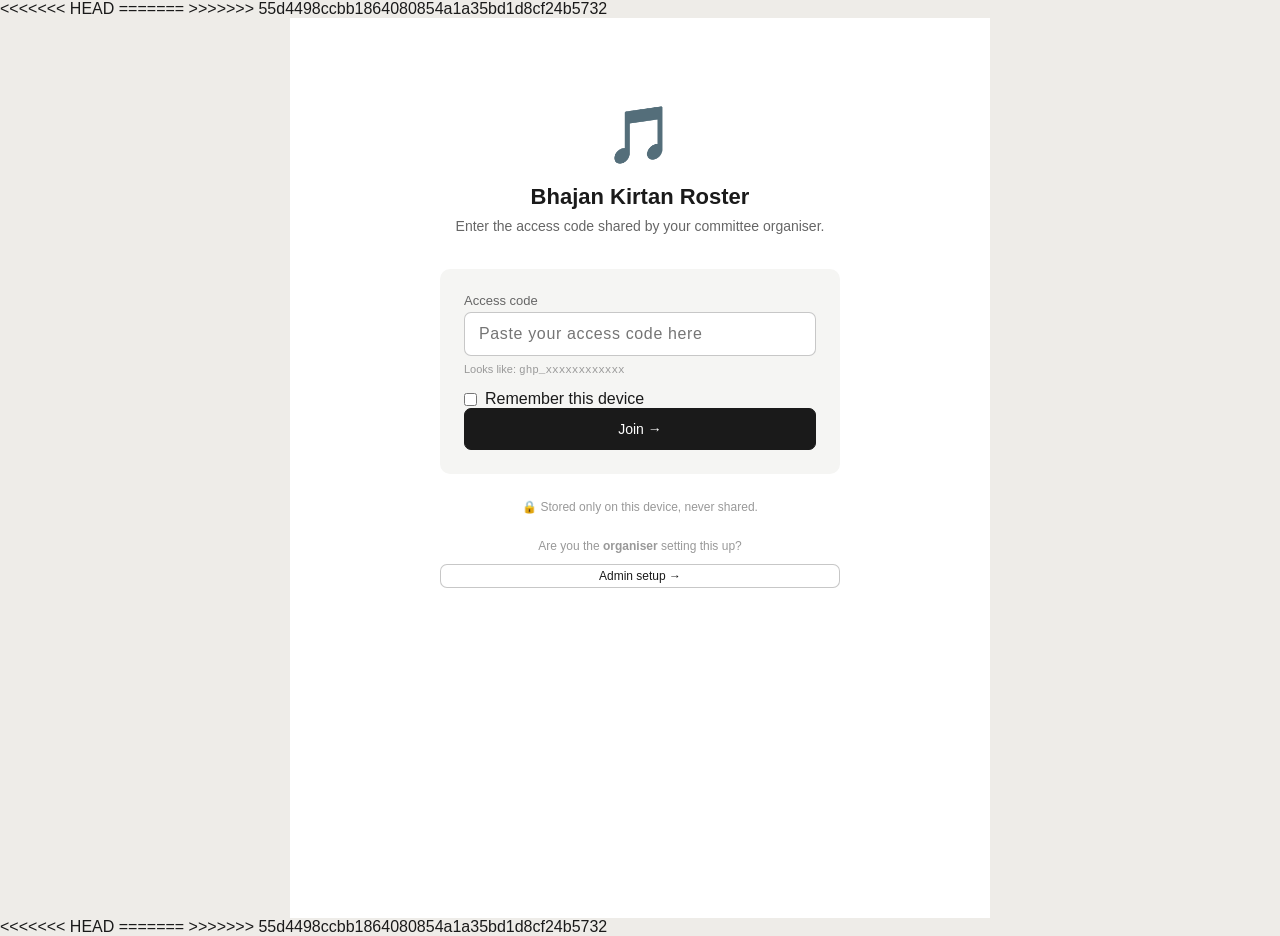
<file: index.html>
<!DOCTYPE html>
<html lang="en">
<head>
<meta charset="UTF-8" />
<meta name="viewport" content="width=device-width, initial-scale=1.0" />
<title>Bhajan Kirtan Roster</title>
<<<<<<< HEAD
<link rel="stylesheet" href="style.css" />
=======
<style>
*, *::before, *::after { box-sizing: border-box; margin: 0; padding: 0; }
:root {
  --bg:#ffffff; --bg2:#f5f5f3; --bg3:#eeece8;
  --text:#1a1a1a; --text2:#666; --text3:#999;
  --border:rgba(0,0,0,0.12); --border2:rgba(0,0,0,0.22);
  --radius:10px; --radius-sm:7px;
  --green:#3B6D11; --green-bg:#EAF3DE; --green-bd:#97C459;
  --red:#a32d2d; --red-bg:#FCEBEB; --red-bd:#f09595;
  --blue:#0C447C; --blue-bg:#E6F1FB; --blue-bd:#85B7EB;
  --amber:#633806; --amber-bg:#FAEEDA; --amber-bd:#e0b97a;
  --purple:#3C3489; --purple-bg:#EEEDFE;
  --teal:#085041; --teal-bg:#E1F5EE;
}
@media (prefers-color-scheme:dark){
  :root{ --bg:#1c1c1e; --bg2:#2c2c2e; --bg3:#3a3a3c; --text:#f2f2f7; --text2:#aeaeb2; --text3:#636366;
         --border:rgba(255,255,255,0.12); --border2:rgba(255,255,255,0.22); }
}
body { font-family:-apple-system,BlinkMacSystemFont,'Segoe UI',sans-serif; background:var(--bg3); color:var(--text); min-height:100vh; }
.shell { max-width:700px; margin:0 auto; background:var(--bg); min-height:100vh; padding:1.25rem 1rem 5rem; }
h1 { font-size:20px; font-weight:600; }
.subtitle { font-size:13px; color:var(--text2); margin-top:2px; }
.top-bar { display:flex; justify-content:space-between; align-items:flex-start; margin-bottom:1.25rem; }
.sync-pill { font-size:11px; padding:3px 9px; border-radius:20px; border:0.5px solid var(--border2); color:var(--text2); display:inline-flex; align-items:center; gap:4px; cursor:pointer; }
.sync-pill.ok   { color:var(--green);  border-color:var(--green-bd); background:var(--green-bg); }
.sync-pill.err  { color:var(--red);    border-color:var(--red-bd);   background:var(--red-bg); }
.sync-pill.busy { color:var(--blue);   border-color:var(--blue-bd);  background:var(--blue-bg); }
.tabs { display:flex; gap:2px; background:var(--bg2); border-radius:var(--radius-sm); padding:3px; margin-bottom:1.25rem; }
.tab  { flex:1; text-align:center; padding:8px 4px; font-size:13px; font-weight:500; border:none; background:none; color:var(--text2); border-radius:6px; cursor:pointer; font-family:inherit; }
.tab.active { background:var(--bg); color:var(--text); box-shadow:0 1px 3px rgba(0,0,0,0.1); }
.section { display:none; } .section.active { display:block; }
.card { background:var(--bg); border:0.5px solid var(--border); border-radius:var(--radius); padding:1rem; margin-bottom:10px; }
.stat-grid { display:grid; grid-template-columns:repeat(4,1fr); gap:8px; margin-bottom:1.25rem; }
.stat { background:var(--bg2); border-radius:var(--radius-sm); padding:10px 12px; }
.stat-label { font-size:11px; color:var(--text2); margin-bottom:3px; }
.stat-val   { font-size:20px; font-weight:600; }
.sec-title { font-size:11px; font-weight:600; color:var(--text2); text-transform:uppercase; letter-spacing:.07em; margin-bottom:10px; }
.sec-hdr   { display:flex; justify-content:space-between; align-items:center; margin-bottom:10px; }
.singer-row  { display:flex; align-items:flex-start; gap:10px; }
.avatar { width:36px; height:36px; border-radius:50%; background:var(--bg2); display:flex; align-items:center; justify-content:center; font-size:12px; font-weight:600; color:var(--text2); flex-shrink:0; }
.singer-info  { flex:1; min-width:0; }
.singer-name  { font-size:15px; font-weight:500; }
.singer-meta  { font-size:12px; color:var(--text2); margin-top:2px; }
.singer-notes { font-size:12px; color:var(--text3); margin-top:4px; font-style:italic; }
.tags-row { display:flex; flex-wrap:wrap; gap:4px; margin-top:5px; }
.tag { display:inline-block; font-size:10px; font-weight:500; padding:2px 7px; border-radius:20px; }
.tag-regular    { background:var(--green-bg);  color:var(--green); }
.tag-special    { background:var(--purple-bg); color:var(--purple); }
.tag-child      { background:var(--amber-bg);  color:var(--amber); }
.tag-beginner   { background:var(--blue-bg);   color:var(--blue); }
.tag-senior     { background:var(--teal-bg);   color:var(--teal); }
.tag-unavailable{ background:var(--red-bg);    color:var(--red); }
.badge { display:inline-block; font-size:10px; font-weight:500; padding:2px 7px; border-radius:20px; margin-left:5px; vertical-align:middle; }
.badge-overdue { background:#FAECE7; color:#993C1D; }
.badge-ok  { background:var(--green-bg); color:var(--green); }
.badge-new { background:var(--blue-bg);  color:var(--blue); }
.row-actions { display:flex; gap:6px; flex-shrink:0; }
.btn { padding:7px 14px; font-size:13px; border:0.5px solid var(--border2); border-radius:var(--radius-sm); background:var(--bg); color:var(--text); cursor:pointer; display:inline-flex; align-items:center; gap:5px; font-family:inherit; white-space:nowrap; }
.btn:hover { background:var(--bg2); }
.btn-primary { background:var(--text); color:var(--bg); border-color:var(--text); }
.btn-primary:hover { opacity:.85; }
.btn-sm  { padding:4px 10px; font-size:12px; }
.btn-xs  { padding:3px 8px;  font-size:11px; }
.btn-danger  { color:var(--red);   border-color:var(--red-bd); }
.btn-danger:hover  { background:var(--red-bg); }
.btn-success { color:var(--green); border-color:var(--green-bd); }
.btn-success:hover { background:var(--green-bg); }
.btn-full { width:100%; justify-content:center; padding:12px; font-size:14px; }
input[type=text],input[type=date],input[type=password],input[type=url],textarea,select {
  font-size:14px; padding:8px 10px; border:0.5px solid var(--border2); border-radius:var(--radius-sm);
  background:var(--bg); color:var(--text); width:100%; font-family:inherit;
}
textarea { resize:vertical; }
.input-row { display:flex; gap:8px; margin-bottom:1rem; flex-wrap:wrap; align-items:center; }
.input-row input,.input-row select { flex:1; min-width:120px; width:auto; }
.filter-row { display:flex; gap:5px; flex-wrap:wrap; margin-bottom:1rem; }
.filter-btn { font-size:12px; padding:4px 10px; border-radius:20px; border:0.5px solid var(--border2); background:none; cursor:pointer; color:var(--text2); font-family:inherit; }
.filter-btn.on { background:var(--text); color:var(--bg); border-color:var(--text); }
.wa-box { background:var(--bg2); border-radius:var(--radius); padding:1rem; font-size:14px; line-height:1.8; white-space:pre-wrap; font-family:monospace; margin-bottom:1rem; }
.divider { border:none; border-top:0.5px solid var(--border); margin:1rem 0; }
.empty { text-align:center; padding:2rem; color:var(--text2); font-size:14px; }
.modal-bg { display:none; position:fixed; inset:0; background:rgba(0,0,0,0.45); z-index:50; align-items:flex-start; justify-content:center; padding:1rem; overflow-y:auto; }
.modal-bg.open { display:flex; }
.modal { background:var(--bg); border-radius:var(--radius); padding:1.5rem; width:100%; max-width:480px; border:0.5px solid var(--border); margin:auto; }
.modal-title { font-size:16px; font-weight:600; margin-bottom:1rem; }
.field { margin-bottom:12px; }
.field label { display:block; font-size:12px; color:var(--text2); margin-bottom:4px; font-weight:500; }
.field .hint  { font-size:11px; color:var(--text3); margin-top:4px; line-height:1.4; }
.tags-check { display:flex; flex-wrap:wrap; gap:6px; }
.tags-check label { display:inline-flex; align-items:center; font-size:13px; cursor:pointer; padding:5px 10px; border-radius:20px; border:0.5px solid var(--border2); gap:5px; }
.toast { position:fixed; bottom:20px; left:50%; transform:translateX(-50%); background:var(--text); color:var(--bg); padding:10px 20px; border-radius:20px; font-size:13px; opacity:0; transition:opacity .3s; pointer-events:none; z-index:99; white-space:nowrap; }
.toast.show { opacity:1; }
.spinner { display:inline-block; width:12px; height:12px; border:2px solid currentColor; border-top-color:transparent; border-radius:50%; animation:spin .6s linear infinite; }
@keyframes spin { to { transform:rotate(360deg); } }
.info-box  { background:var(--blue-bg);  border-radius:var(--radius-sm); padding:10px 14px; font-size:13px; color:var(--blue);  margin-bottom:12px; line-height:1.5; }
.warn-box  { background:var(--amber-bg); border-radius:var(--radius-sm); padding:10px 14px; font-size:13px; color:var(--amber); margin-bottom:12px; line-height:1.5; }
.green-box { background:var(--green-bg); border-radius:var(--radius-sm); padding:10px 14px; font-size:13px; color:var(--green); margin-bottom:12px; line-height:1.5; }
/* Setup */
.setup-step { background:var(--bg2); border-radius:var(--radius); padding:1rem 1.25rem; margin-bottom:12px; }
.setup-num   { display:inline-flex; align-items:center; justify-content:center; width:22px; height:22px; border-radius:50%; background:var(--text); color:var(--bg); font-size:12px; font-weight:700; margin-right:8px; flex-shrink:0; }
.setup-title { font-size:14px; font-weight:600; display:flex; align-items:center; margin-bottom:8px; }
.setup-step p { font-size:13px; color:var(--text2); line-height:1.6; margin-bottom:6px; }
.setup-step code { font-family:monospace; background:var(--bg3); padding:2px 6px; border-radius:4px; font-size:12px; }
.setup-step a { color:var(--blue); }
/* Join screen */
.join-wrap { max-width:400px; margin:4rem auto 0; text-align:center; }
.join-logo { font-size:56px; margin-bottom:1rem; }
.join-title { font-size:22px; font-weight:700; margin-bottom:6px; }
.join-subtitle { font-size:14px; color:var(--text2); margin-bottom:2rem; line-height:1.5; }
.join-card { background:var(--bg2); border-radius:var(--radius); padding:1.5rem; text-align:left; margin-bottom:1rem; }
.join-card .field label { font-size:13px; }
.join-token-input { font-size:16px; padding:12px 14px; letter-spacing:.04em; }
.join-help { font-size:12px; color:var(--text3); line-height:1.6; margin-top:1.5rem; }
.join-divider { display:flex; align-items:center; gap:10px; margin:1.5rem 0; }
.join-divider span { font-size:12px; color:var(--text3); white-space:nowrap; }
.join-divider::before,.join-divider::after { content:''; flex:1; height:0.5px; background:var(--border2); }
/* Programme table */
.prog-wrap { overflow-x:auto; }
.prog-table { width:100%; border-collapse:collapse; font-size:13px; }
.prog-table th { text-align:left; font-size:11px; font-weight:600; color:var(--text2); text-transform:uppercase; letter-spacing:.06em; padding:0 8px 10px; border-bottom:1px solid var(--border2); white-space:nowrap; }
.prog-table td { padding:10px 8px; vertical-align:top; border-bottom:0.5px solid var(--border); }
.prog-table tr:last-child td { border-bottom:none; }
.prog-table tbody tr:hover td { background:var(--bg2); }
.prog-name  { font-weight:500; font-size:14px; }
.prog-links-wrap { display:flex; flex-wrap:wrap; gap:5px; align-items:center; }
.pill { display:inline-flex; align-items:center; gap:4px; font-size:11px; padding:3px 9px; border-radius:20px; text-decoration:none; white-space:nowrap; font-family:inherit; cursor:pointer; }
.pill-blue  { background:var(--blue-bg);  color:var(--blue);  border:0.5px solid var(--blue-bd); }
.pill-green { background:var(--green-bg); color:var(--green); border:0.5px solid var(--green-bd); }
.pill-amber { background:var(--amber-bg); color:var(--amber); border:0.5px solid var(--amber-bd); }
.pill:hover { opacity:.8; }
.lyrics-block { margin-top:8px; font-size:12px; color:var(--text2); white-space:pre-wrap; background:var(--bg2); border-radius:var(--radius-sm); padding:10px 12px; line-height:1.75; max-height:180px; overflow-y:auto; border:0.5px solid var(--border); }
.sug-card { background:var(--bg); border:0.5px solid var(--border); border-radius:var(--radius); padding:10px 1rem; margin-bottom:8px; display:flex; align-items:flex-start; gap:10px; }
/* CSV Import */
.drop-zone { border:2px dashed var(--border2); border-radius:var(--radius); padding:2rem 1rem; text-align:center; cursor:pointer; transition:border-color .2s,background .2s; }
.drop-zone:hover,.drop-zone.over { border-color:var(--blue); background:var(--blue-bg); }
.drop-zone input { display:none; }
.map-table { width:100%; border-collapse:collapse; font-size:13px; margin-bottom:1rem; }
.map-table th { text-align:left; font-size:11px; font-weight:600; color:var(--text2); text-transform:uppercase; letter-spacing:.06em; padding:0 8px 8px; border-bottom:0.5px solid var(--border2); }
.map-table td { padding:8px 8px; border-bottom:0.5px solid var(--border); vertical-align:middle; }
.map-table tr:last-child td { border-bottom:none; }
.preview-table { width:100%; border-collapse:collapse; font-size:12px; margin-bottom:1rem; max-height:200px; overflow-y:auto; display:block; }
.preview-table th { text-align:left; font-size:11px; font-weight:600; color:var(--text2); padding:4px 8px; background:var(--bg2); border-bottom:0.5px solid var(--border2); position:sticky; top:0; }
.preview-table td { padding:5px 8px; border-bottom:0.5px solid var(--border); color:var(--text2); }
.step-indicator { display:flex; margin-bottom:1.5rem; }
.step-dot { flex:1; text-align:center; font-size:11px; font-weight:600; padding:6px 4px; border-bottom:2px solid var(--border); color:var(--text3); }
.step-dot.active { color:var(--blue);  border-color:var(--blue); }
.step-dot.done   { color:var(--green); border-color:var(--green); }
</style>
>>>>>>> 55d4498ccbb1864080854a1a35bd1d8cf24b5732
</head>
<body>
<div class="shell" id="shell"></div>

<!-- SINGER MODAL -->
<div class="modal-bg" id="singer-modal">
  <div class="modal">
    <div class="modal-title" id="singer-modal-title">Add singer</div>
    <div class="field"><label>Name</label><input type="text" id="m-name" placeholder="Full name" /></div>
    <div class="field"><label>Last sang date</label><input type="date" id="m-date" /></div>
    <div class="field">
      <label>Tags</label>
      <div class="tags-check">
        <label><input type="checkbox" value="regular" /> Regular</label>
        <label><input type="checkbox" value="special" /> Special occasions only</label>
        <label><input type="checkbox" value="child" /> Child</label>
        <label><input type="checkbox" value="beginner" /> Beginner</label>
        <label><input type="checkbox" value="senior" /> Senior</label>
        <label><input type="checkbox" value="unavailable" /> Currently unavailable</label>
      </div>
    </div>
    <div class="field"><label>Notes / comments</label><textarea id="m-notes" rows="2" placeholder="e.g. Prefers evening, contact via daughter…"></textarea></div>
    <div class="modal-footer">
      <button class="btn" onclick="closeSingerModal()">Cancel</button>
      <button class="btn btn-primary" onclick="saveSinger()">Save singer</button>
    </div>
  </div>
</div>

<!-- INSTRUMENTALIST MODAL -->
<div class="modal-bg" id="inst-modal">
  <div class="modal">
    <div class="modal-title" id="inst-modal-title">Add instrumentalist</div>
    <div class="field"><label>Name</label><input type="text" id="im-name" placeholder="Full name" /></div>
    <div class="field"><label>Instrument(s)</label><input type="text" id="im-instrument" placeholder="e.g. Harmonium, Tabla, Guitar" /></div>
    <div class="field"><label>Availability</label>
      <select id="im-availability">
        <option value="available">Available</option>
        <option value="occasional">Occasional</option>
        <option value="unavailable">Currently unavailable</option>
      </select>
    </div>
    <div class="field"><label>Notes / comments</label><textarea id="im-notes" rows="2" placeholder="e.g. Available weekends only…"></textarea></div>
    <div class="modal-footer">
      <button class="btn" onclick="closeInstModal()">Cancel</button>
      <button class="btn btn-primary" onclick="saveInstrumentalist()">Save</button>
    </div>
  </div>
</div>

<!-- BHAJAN MODAL -->
<div class="modal-bg" id="bhajan-modal">
  <div class="modal" style="max-width:520px;">
    <div class="modal-title" id="bhajan-modal-title">Bhajan details</div>
    <div class="field">
      <label>Bhajan name</label>
      <input type="text" id="bm-bhajan" placeholder="e.g. Jai Jai Sai Ram" oninput="updateSaiSearch()" />
    </div>
    <div class="field">
      <label>Sai Rhythms link</label>
      <div class="input-with-btn">
        <input type="url" id="bm-link" placeholder="https://sairhythms.sathyasai.org/song/…" />
        <a id="bm-search-btn" href="https://sairhythms.sathyasai.org/songs" target="_blank" class="btn btn-sm" style="text-decoration:none;">🔍 Search</a>
      </div>
      <div class="hint">Search Sai Rhythms, then paste the song page URL above.</div>
    </div>
    <div class="field">
      <label>Lyrics / notes</label>
      <textarea id="bm-lyrics" rows="7" placeholder="Paste bhajan lyrics here, or add notes (key, tempo, language)…"></textarea>
    </div>
    <div class="modal-footer">
      <button class="btn" onclick="closeBhajanModal()">Cancel</button>
      <button class="btn btn-primary" onclick="saveBhajan()">Save details</button>
    </div>
  </div>
</div>

<!-- CSV IMPORT MODAL -->
<div class="modal-bg" id="import-modal">
  <div class="modal" style="max-width:580px;" id="import-modal-inner"></div>
</div>

<!-- SEARCHABLE DROPDOWN OVERLAY -->
<div id="search-dropdown" class="search-dropdown" style="display:none;">
  <div class="search-dropdown-inner">
    <input type="text" id="search-dropdown-input" class="search-dropdown-input" placeholder="Search singers…" oninput="filterSearchDropdown()" />
    <div id="search-dropdown-list" class="search-dropdown-list"></div>
  </div>
</div>

<div class="toast" id="toast"></div>

<<<<<<< HEAD
<script src="app.js"></script>
=======
<script>
// ── CONSTANTS ─────────────────────────────────────────────────────────────────
const CFG_KEY  = 'bhajan_gh_config';
const DATA_KEY = 'bhajan_roster_v3';
const SAI_BASE = 'https://sairhythms.sathyasai.org/songs?title=';
const ALL_TAGS = [
  {key:'regular',    label:'Regular',           cls:'tag-regular'},
  {key:'special',    label:'Special occasions',  cls:'tag-special'},
  {key:'child',      label:'Child',              cls:'tag-child'},
  {key:'beginner',   label:'Beginner',           cls:'tag-beginner'},
  {key:'senior',     label:'Senior',             cls:'tag-senior'},
  {key:'unavailable',label:'Unavailable',        cls:'tag-unavailable'},
];
const APP_FIELDS = [
  {key:'name',    label:'Singer name',         required:true},
  {key:'lastSang',label:'Last sang date',      required:false},
  {key:'notes',   label:'Notes / comments',    required:false},
  {key:'_ignore', label:'— Ignore this column —', required:false},
];

// ── STATE ─────────────────────────────────────────────────────────────────────
let cfg=null, state=null, fileSha=null;
let activeFilter=null, editSingerId=null, editEntryIdx=null;
let currentTab='roster', syncTimer=null;
let csvHeaders=[], csvRows=[], csvMapping={};

const $   = id => document.getElementById(id);
const esc = s  => String(s||'').replace(/&/g,'&amp;').replace(/</g,'&lt;').replace(/>/g,'&gt;').replace(/"/g,'&quot;');
function daysSince(d){ return !d?9999:Math.floor((Date.now()-new Date(d).getTime())/86400000); }
function fmtDate(d) { return !d?'Never':new Date(d).toLocaleDateString('en-AU',{day:'numeric',month:'short',year:'numeric'}); }
function initials(n){ return n.split(' ').map(w=>w[0]).join('').slice(0,2).toUpperCase(); }
function toast(msg,dur=2500){ const el=$('toast');el.textContent=msg;el.classList.add('show');setTimeout(()=>el.classList.remove('show'),dur); }
function setSyncStatus(st,label){ const el=$('sync-pill');if(!el)return;el.className='sync-pill '+st;const icon=st==='busy'?'<span class="spinner"></span>':st==='ok'?'☁️':'⚠️';el.innerHTML=`${icon} ${label}`; }

// ── GITHUB API ────────────────────────────────────────────────────────────────
async function ghFetch(path,method='GET',body=null){
  const res=await fetch('https://api.github.com'+path,{method,headers:{'Authorization':'token '+cfg.token,'Accept':'application/vnd.github.v3+json','Content-Type':'application/json'},...(body?{body:JSON.stringify(body)}:{})});
  if(!res.ok){const e=await res.json().catch(()=>({}));throw new Error(e.message||res.statusText);}
  return res.status===204?null:res.json();
}
async function loadFromGitHub(){
  setSyncStatus('busy','Loading…');
  try{
    const data=await ghFetch(`/repos/${cfg.owner}/${cfg.repo}/contents/${cfg.filePath}`);
    fileSha=data.sha;
    state=JSON.parse(atob(data.content.replace(/\n/g,'')));
    if(!state.nextId) state.nextId=(state.singers.reduce((m,s)=>Math.max(m,s.id),0))+1;
    state.session.entries.forEach(e=>{if(!e.link)e.link='';if(!e.lyrics)e.lyrics='';});
    saveLocal();setSyncStatus('ok','Synced');return true;
  }catch(e){
    if(e.message&&e.message.includes('Not Found')){state=defaultState();await saveToGitHub('Initial data');return true;}
    setSyncStatus('err','Sync error');toast('⚠️ '+e.message,4000);return false;
  }
}
async function saveToGitHub(msg){
  setSyncStatus('busy','Saving…');
  try{
    const content=btoa(unescape(encodeURIComponent(JSON.stringify(state,null,2))));
    const body={message:msg||'Update roster',content,branch:'main'};
    if(fileSha)body.sha=fileSha;
    const res=await ghFetch(`/repos/${cfg.owner}/${cfg.repo}/contents/${cfg.filePath}`,'PUT',body);
    fileSha=res.content.sha;saveLocal();setSyncStatus('ok','Saved ✓');return true;
  }catch(e){setSyncStatus('err','Save failed');toast('⚠️ '+e.message,4000);return false;}
}
function scheduleSave(msg){clearTimeout(syncTimer);setSyncStatus('busy','Saving…');syncTimer=setTimeout(()=>saveToGitHub(msg||'Update roster'),1500);}
function saveLocal(){try{localStorage.setItem(DATA_KEY,JSON.stringify({state,fileSha}));}catch(e){}}
function loadLocal(){try{const r=localStorage.getItem(DATA_KEY);if(r){const p=JSON.parse(r);state=p.state;fileSha=p.fileSha;return true;}}catch(e){}return false;}
function loadCfg(){try{const r=localStorage.getItem(CFG_KEY);return r?JSON.parse(r):null;}catch(e){return null;}}
function saveCfg(c){try{localStorage.setItem(CFG_KEY,JSON.stringify(c));}catch(e){}}
function defaultState(){return{singers:[],session:{date:new Date().toISOString().split('T')[0],entries:[]},groupName:'Bhajan Kirtan Group',nextId:1};}

// ── JOIN SCREEN (for committee members) ───────────────────────────────────────
function renderJoin(errMsg){
  $('shell').innerHTML=`
    <div class="join-wrap">
      <div class="join-logo">🎵</div>
      <div class="join-title">Bhajan Kirtan Roster</div>
      <div class="join-subtitle">Enter the access code shared with you by your committee organiser to get started.</div>

      ${errMsg?`<div class="warn-box" style="text-align:left;">⚠️ ${esc(errMsg)}</div>`:''}

      <div class="join-card">
        <div class="field">
          <label>Access code</label>
          <input class="join-token-input" type="password" id="join-token" placeholder="Paste your access code here" />
          <div class="hint" style="margin-top:6px;">This was shared with you privately via WhatsApp or message. It looks like: <code>ghp_xxxxxxxxxxxx</code></div>
        </div>
        <button class="btn btn-primary btn-full" onclick="joinWithToken()" id="join-btn">Join →</button>
      </div>

      <div class="join-help">
        🔒 Your access code is stored only on this device and is never shared with anyone.<br><br>
        Are you the <strong>organiser</strong> setting this up for the first time?
        <button class="btn btn-sm" style="margin-top:8px;width:100%;justify-content:center;" onclick="renderSetup()">Admin setup →</button>
      </div>
    </div>
  `;
  // Allow pressing Enter to submit
  setTimeout(()=>{ const el=$('join-token'); if(el) el.addEventListener('keydown',e=>{if(e.key==='Enter')joinWithToken();}); },0);
}

async function joinWithToken(){
  const token=($('join-token').value||'').trim();
  if(!token){toast('Please paste your access code first');return;}
  const btn=$('join-btn');btn.innerHTML='<span class="spinner"></span> Checking…';btn.disabled=true;

  // We need the repo details — they are baked into the app by the admin.
  // If REPO_OWNER and REPO_NAME are set (replaced at deploy time), use them.
  // Otherwise ask the user (fallback for local testing).
  const owner = window.BHAJAN_OWNER || null;
  const repo  = window.BHAJAN_REPO  || null;
  const filePath = window.BHAJAN_FILE || 'roster-data.json';

  if(!owner||!repo){
    // Fallback: show mini form asking for repo details
    btn.innerHTML='Join →';btn.disabled=false;
    renderJoinFull(errMsg='');
    return;
  }

  cfg={owner,repo,token,filePath};
  try{
    await ghFetch(`/repos/${owner}/${repo}`);
    saveCfg(cfg);state=defaultState();await loadFromGitHub();renderApp();
  }catch(e){
    btn.innerHTML='Join →';btn.disabled=false;
    renderJoin('Invalid access code. Please check and try again.');
  }
}

// Fallback join form that also asks for repo details (used when not yet deployed / OWNER not set)
function renderJoinFull(errMsg){
  $('shell').innerHTML=`
    <div class="join-wrap" style="max-width:440px;">
      <div class="join-logo">🎵</div>
      <div class="join-title">Bhajan Kirtan Roster</div>
      <div class="join-subtitle">Enter the details shared by your organiser.</div>
      ${errMsg?`<div class="warn-box" style="text-align:left;">⚠️ ${esc(errMsg)}</div>`:''}
      <div class="join-card">
        <div class="field"><label>GitHub username of organiser</label><input type="text" id="jf-owner" placeholder="e.g. john-smith" /></div>
        <div class="field"><label>Repository name</label><input type="text" id="jf-repo" placeholder="e.g. bhajan-roster" /></div>
        <div class="field">
          <label>Access code</label>
          <input class="join-token-input" type="password" id="jf-token" placeholder="ghp_xxxxxxxxxxxx" />
        </div>
        <button class="btn btn-primary btn-full" onclick="joinFull()" id="jf-btn">Join →</button>
      </div>
      <div class="join-help">
        Are you the <strong>organiser</strong>?
        <button class="btn btn-sm" style="margin-top:8px;width:100%;justify-content:center;" onclick="renderSetup()">Admin setup →</button>
      </div>
    </div>
  `;
}
async function joinFull(){
  const owner=($('jf-owner').value||'').trim(),repo=($('jf-repo').value||'').trim(),token=($('jf-token').value||'').trim();
  const filePath='roster-data.json';
  if(!owner||!repo||!token){toast('Please fill in all fields');return;}
  const btn=$('jf-btn');btn.innerHTML='<span class="spinner"></span> Checking…';btn.disabled=true;
  cfg={owner,repo,token,filePath};
  try{
    await ghFetch(`/repos/${owner}/${repo}`);
    saveCfg(cfg);state=defaultState();await loadFromGitHub();renderApp();
  }catch(e){
    btn.innerHTML='Join →';btn.disabled=false;
    renderJoinFull('Could not connect: '+e.message+'. Check the details and try again.');
  }
}

// ── ADMIN SETUP SCREEN ────────────────────────────────────────────────────────
function renderSetup(errMsg){
  $('shell').innerHTML=`
    <div style="display:flex;align-items:center;gap:10px;margin-bottom:1.5rem;">
      <button class="btn btn-sm" onclick="renderJoin('')">← Back</button>
      <div><h1>🎵 Admin setup</h1><div class="subtitle">One-time setup for the organiser</div></div>
    </div>
    ${errMsg?`<div class="warn-box">⚠️ ${esc(errMsg)}</div>`:''}
    <div class="info-box">ℹ️ Complete this once. After setup, share the app URL and your access token with committee members — they just paste the token to join.</div>

    <div class="setup-step">
      <div class="setup-title"><span class="setup-num">1</span>Create a GitHub repository</div>
      <p>Go to <a href="https://github.com/new" target="_blank">github.com/new</a>. Name it <code>bhajan-roster</code>. Set it to <strong>Public</strong>. Tick <em>"Add a README file"</em> then click Create.</p>
    </div>
    <div class="setup-step">
      <div class="setup-title"><span class="setup-num">2</span>Enable GitHub Pages</div>
      <p>In the repo go to <strong>Settings → Pages</strong>. Under Source select <strong>Deploy from a branch</strong>, choose <strong>main</strong> and <strong>/ (root)</strong>. Click Save.</p>
      <p>Your app URL will be: <code>https://YOUR-USERNAME.github.io/bhajan-roster/</code></p>
    </div>
    <div class="setup-step">
      <div class="setup-title"><span class="setup-num">3</span>Upload this HTML file</div>
      <p>In the repo click <strong>Add file → Upload files</strong>. Upload this file <strong>renamed as <code>index.html</code></strong>.</p>
    </div>
    <div class="setup-step">
      <div class="setup-title"><span class="setup-num">4</span>Create a Personal Access Token</div>
      <p>Go to <a href="https://github.com/settings/tokens/new" target="_blank">github.com/settings/tokens/new</a>. Name it <code>bhajan-roster</code>. Set expiry to <strong>No expiration</strong>. Tick the <strong>repo</strong> checkbox. Click Generate and <strong>copy the token immediately</strong>.</p>
    </div>
    <div class="setup-step">
      <div class="setup-title"><span class="setup-num">5</span>Share with committee members</div>
      <p>Send your committee members:</p>
      <p>1. The app URL: <code>https://YOUR-USERNAME.github.io/bhajan-roster/</code></p>
      <p>2. The access token (privately via WhatsApp). They paste it once and they're in.</p>
    </div>

    <div class="card" style="margin-bottom:1rem;">
      <div style="font-size:16px;font-weight:600;margin-bottom:1rem;">Connect your GitHub repository</div>
      <div class="field"><label>GitHub username</label><input type="text" id="cfg-owner" placeholder="e.g. john-smith" /></div>
      <div class="field"><label>Repository name</label><input type="text" id="cfg-repo" placeholder="e.g. bhajan-roster" /></div>
      <div class="field"><label>Personal Access Token</label><input type="password" id="cfg-token" placeholder="ghp_xxxxxxxxxxxx" /></div>
      <div class="field"><label>Data filename</label><input type="text" id="cfg-path" value="roster-data.json" /></div>
      <button class="btn btn-primary btn-full" onclick="connectGH()" id="connect-btn">Connect &amp; continue →</button>
    </div>
    <p style="font-size:12px;color:var(--text3);text-align:center;line-height:1.5;">Your token is stored only in your browser's local storage and is sent exclusively to the GitHub API over HTTPS.</p>
  `;
}
async function connectGH(){
  const owner=($('cfg-owner').value||'').trim(),repo=($('cfg-repo').value||'').trim(),token=($('cfg-token').value||'').trim(),filePath=($('cfg-path').value||'roster-data.json').trim();
  if(!owner||!repo||!token){toast('Please fill in all fields');return;}
  const btn=$('connect-btn');btn.innerHTML='<span class="spinner"></span> Connecting…';btn.disabled=true;
  cfg={owner,repo,token,filePath};
  try{
    await ghFetch(`/repos/${owner}/${repo}`);
    saveCfg(cfg);state=defaultState();await loadFromGitHub();renderApp();
  }catch(e){btn.innerHTML='Connect &amp; continue →';btn.disabled=false;renderSetup('Could not connect: '+e.message);}
}

// ── MAIN APP ──────────────────────────────────────────────────────────────────
function renderApp(){
  $('shell').innerHTML=`
    <div class="top-bar">
      <div><h1>🎵 Bhajan Kirtan Roster</h1><div class="subtitle">Singer management &amp; session planner</div></div>
      <div style="display:flex;flex-direction:column;align-items:flex-end;gap:6px;">
        <span id="sync-pill" class="sync-pill" onclick="manualSync()" title="Click to sync">☁️ …</span>
        <button class="btn btn-sm" onclick="showSettings()" style="font-size:11px;">⚙️ Settings</button>
      </div>
    </div>
    <div class="tabs">
      <button class="tab active" onclick="showTab('roster',this)">👥 Singers</button>
      <button class="tab" onclick="showTab('session',this)">📅 Session</button>
      <button class="tab" onclick="showTab('whatsapp',this)">💬 WhatsApp</button>
    </div>
    <div id="tab-roster" class="section active">
      <div class="stat-grid" id="stats"></div>
      <div class="sec-hdr">
        <div class="sec-title" style="margin:0;">Filter by tag</div>
        <div style="display:flex;gap:6px;">
          <button class="btn btn-sm" onclick="openImport()">⬆ Import CSV</button>
          <button class="btn btn-primary btn-sm" onclick="openSingerModal()">+ Add singer</button>
        </div>
      </div>
      <div class="filter-row" id="filter-row"></div>
      <div id="singer-list"></div>
    </div>
    <div id="tab-session" class="section">
      <div class="card" style="margin-bottom:1rem;">
        <div class="sec-title" style="margin-bottom:8px;">Session date</div>
        <input type="date" id="session-date" />
      </div>
      <div class="sec-title">Suggested singers (haven't sung recently)</div>
      <div id="suggested-list" style="margin-bottom:1.5rem;"></div>
      <div class="sec-title">Add singer to programme</div>
      <div class="input-row" style="margin-bottom:1.5rem;">
        <select id="pick-singer" style="flex:2;min-width:150px;"></select>
        <button class="btn btn-primary btn-sm" onclick="addToSession()">+ Add</button>
      </div>
      <div class="sec-title">Session programme</div>
      <div class="card" style="padding:0 0 4px;" id="session-table-wrap"></div>
      <div style="margin-top:1rem;display:flex;gap:8px;flex-wrap:wrap;">
        <button class="btn btn-success" onclick="finaliseSession()">✓ Finalise &amp; update dates</button>
        <button class="btn btn-danger"  onclick="clearSession()">✕ Clear session</button>
      </div>
    </div>
    <div id="tab-whatsapp" class="section">
      <div class="sec-title">Message preview</div>
      <div class="wa-box" id="wa-preview"></div>
      <div style="display:flex;gap:8px;flex-wrap:wrap;margin-bottom:1rem;">
        <button class="btn btn-primary" onclick="copyWA()">📋 Copy message</button>
        <button class="btn" onclick="refreshWA()">↺ Refresh</button>
      </div>
      <div class="divider"></div>
      <div class="sec-title">Customise</div>
      <div class="input-row">
        <input type="text" id="group-name" placeholder="Group name e.g. Sai Bhajan Group" style="flex:1;" />
        <button class="btn btn-sm" onclick="updateGroupName()">Update</button>
      </div>
    </div>
  `;
  $('session-date').value=state.session.date||new Date().toISOString().split('T')[0];
  $('session-date').addEventListener('change',e=>{state.session.date=e.target.value;scheduleSave('Update session date');});
  renderRoster();setSyncStatus('ok','Synced');
}

function showTab(name,el){
  document.querySelectorAll('.section').forEach(s=>s.classList.remove('active'));
  document.querySelectorAll('.tab').forEach(t=>t.classList.remove('active'));
  $('tab-'+name).classList.add('active');el.classList.add('active');currentTab=name;
  if(name==='whatsapp')refreshWA();if(name==='session')renderSession();if(name==='roster')renderRoster();
}
async function manualSync(){
  await loadFromGitHub();
  if(currentTab==='roster')renderRoster();if(currentTab==='session')renderSession();if(currentTab==='whatsapp')refreshWA();
  toast('Synced ✓');
}
function showSettings(){
  const m=document.createElement('div');m.className='modal-bg open';m.id='settings-modal';
  m.innerHTML=`<div class="modal">
    <div class="modal-title">⚙️ Settings</div>
    <div class="info-box">Connected: <strong>${esc(cfg.owner)}/${esc(cfg.repo)}</strong><br>Data file: <strong>${esc(cfg.filePath)}</strong></div>
    <div class="field"><label>Group name</label><input type="text" id="s-group" value="${esc(state.groupName||'')}" /></div>
    <div class="field"><label>Share with committee members</label>
      <div class="info-box" style="margin-bottom:0;word-break:break-all;">
        <strong>App URL:</strong> ${esc(window.location.href.split('?')[0])}<br><br>
        <strong>Access code:</strong> ${esc(cfg.token)}<br><br>
        <span style="font-size:11px;">Send both to committee members privately via WhatsApp. They paste the access code once on their device.</span>
      </div>
    </div>
    <div class="field"><label>Export data</label><button class="btn btn-full" onclick="exportJSON()">⬇ Download roster-data.json</button></div>
    <div class="divider"></div>
    <button class="btn btn-danger btn-full" onclick="disconnect()">Disconnect (sign out of this device)</button>
    <div style="display:flex;justify-content:flex-end;margin-top:1rem;"><button class="btn btn-primary" onclick="closeSettings()">Done</button></div>
  </div>`;
  document.body.appendChild(m);m.addEventListener('click',e=>{if(e.target===m)closeSettings();});
}
function closeSettings(){const m=$('settings-modal');if(!m)return;const g=$('s-group');if(g){state.groupName=g.value.trim();scheduleSave('Update group name');}m.remove();}
function exportJSON(){const b=new Blob([JSON.stringify(state,null,2)],{type:'application/json'});const a=document.createElement('a');a.href=URL.createObjectURL(b);a.download='roster-data.json';a.click();}
function disconnect(){if(!confirm('Sign out of this device? Your data stays safe in GitHub.'))return;localStorage.removeItem(CFG_KEY);localStorage.removeItem(DATA_KEY);location.reload();}

// ── ROSTER ────────────────────────────────────────────────────────────────────
function tagHtml(tags,small=false){
  return(tags||[]).map(t=>{const td=ALL_TAGS.find(x=>x.key===t);return td?`<span class="tag ${td.cls}"${small?' style="font-size:10px;"':''}>${td.label}</span>`:''}).join('');
}
function renderFilterRow(){
  const row=$('filter-row');if(!row)return;
  let h=`<button class="filter-btn ${activeFilter===null?'on':''}" onclick="setFilter(null)">All</button>`;
  ALL_TAGS.forEach(t=>{if(state.singers.some(s=>s.tags&&s.tags.includes(t.key)))h+=`<button class="filter-btn ${activeFilter===t.key?'on':''}" onclick="setFilter('${t.key}')">${t.label}</button>`;});
  row.innerHTML=h;
}
function setFilter(f){activeFilter=f;renderRoster();}
function renderRoster(){
  renderFilterRow();
  let singers=[...state.singers].sort((a,b)=>daysSince(a.lastSang)-daysSince(b.lastSang)).reverse();
  if(activeFilter)singers=singers.filter(s=>s.tags&&s.tags.includes(activeFilter));
  const all=state.singers;
  const statsEl=$('stats');
  if(statsEl)statsEl.innerHTML=`
    <div class="stat"><div class="stat-label">Total singers</div><div class="stat-val">${all.length}</div></div>
    <div class="stat"><div class="stat-label">Sung recently</div><div class="stat-val">${all.filter(s=>daysSince(s.lastSang)<60).length}</div></div>
    <div class="stat"><div class="stat-label">Due to sing</div><div class="stat-val">${all.filter(s=>daysSince(s.lastSang)>=60&&!(s.tags&&s.tags.includes('unavailable'))).length}</div></div>
    <div class="stat"><div class="stat-label">Children</div><div class="stat-val">${all.filter(s=>s.tags&&s.tags.includes('child')).length}</div></div>
  `;
  const list=$('singer-list');if(!list)return;
  if(!singers.length){list.innerHTML='<div class="empty">No singers yet. Add one or import from CSV.</div>';return;}
  list.innerHTML=singers.map(s=>{
    const days=daysSince(s.lastSang);const isUnavail=s.tags&&s.tags.includes('unavailable');
    const badge=isUnavail?'<span class="badge" style="background:var(--red-bg);color:var(--red);">Unavailable</span>':
      !s.lastSang?'<span class="badge badge-new">New</span>':
      days>=60?`<span class="badge badge-overdue">Due — ${days}d ago</span>`:
      `<span class="badge badge-ok">${days}d ago</span>`;
    const visibleTags=(s.tags||[]).filter(t=>t!=='unavailable');
    return`<div class="card"><div class="singer-row">
      <div class="avatar">${initials(s.name)}</div>
      <div class="singer-info">
        <div class="singer-name">${esc(s.name)}${badge}</div>
        <div class="singer-meta">Last sang: ${fmtDate(s.lastSang)}</div>
        ${visibleTags.length?`<div class="tags-row">${tagHtml(visibleTags)}</div>`:''}
        ${s.notes?`<div class="singer-notes">📝 ${esc(s.notes)}</div>`:''}
      </div>
      <div class="row-actions">
        <button class="btn btn-sm" onclick="openSingerModal(${s.id})">✏️</button>
        <button class="btn btn-sm btn-danger" onclick="removeSinger(${s.id})">✕</button>
      </div>
    </div></div>`;
  }).join('');
}
function openSingerModal(id){
  editSingerId=id||null;$('singer-modal-title').textContent=id?'Edit singer':'Add singer';
  const s=id?state.singers.find(x=>x.id===id):null;
  $('m-name').value=s?s.name:'';$('m-date').value=s?s.lastSang||'':'';$('m-notes').value=s?s.notes||'':'';
  document.querySelectorAll('#singer-modal .tags-check input').forEach(cb=>{cb.checked=s&&s.tags?s.tags.includes(cb.value):false;});
  $('singer-modal').classList.add('open');
}
function closeSingerModal(){$('singer-modal').classList.remove('open');editSingerId=null;}
function saveSinger(){
  const name=($('m-name').value||'').trim();if(!name){toast('Please enter a name');return;}
  const date=$('m-date').value,notes=($('m-notes').value||'').trim();
  const tags=[...document.querySelectorAll('#singer-modal .tags-check input:checked')].map(cb=>cb.value);
  if(editSingerId){const s=state.singers.find(x=>x.id===editSingerId);s.name=name;s.lastSang=date||null;s.notes=notes;s.tags=tags;}
  else state.singers.push({id:state.nextId++,name,lastSang:date||null,tags,notes});
  scheduleSave(editSingerId?'Edit singer':'Add singer');closeSingerModal();renderRoster();toast(editSingerId?'Singer updated ✓':'Singer added ✓');
}
function removeSinger(id){
  if(!confirm('Remove this singer?'))return;
  state.singers=state.singers.filter(s=>s.id!==id);state.session.entries=state.session.entries.filter(e=>e.singerId!==id);
  scheduleSave('Remove singer');renderRoster();
}

// ── CSV IMPORT ────────────────────────────────────────────────────────────────
function openImport(){csvHeaders=[];csvRows=[];csvMapping={};renderImportStep1();$('import-modal').classList.add('open');}
function closeImport(){$('import-modal').classList.remove('open');}
function renderImportStep1(){
  $('import-modal-inner').innerHTML=`
    <div class="modal-title">⬆ Import from CSV</div>
    <div class="step-indicator">
      <div class="step-dot active">1 Upload</div><div class="step-dot">2 Map columns</div><div class="step-dot">3 Preview &amp; import</div>
    </div>
    <div class="info-box"><strong>How to export from your spreadsheet:</strong><br>
    Google Sheets: <em>File → Download → Comma-separated values (.csv)</em><br>
    Excel: <em>File → Save As → CSV (Comma delimited)</em></div>
    <div class="drop-zone" id="drop-zone" onclick="$('csv-file-input').click()" ondragover="handleDragOver(event)" ondragleave="handleDragLeave(event)" ondrop="handleDrop(event)">
      <input type="file" id="csv-file-input" accept=".csv,.txt" onchange="handleFileSelect(event)" />
      <div style="font-size:32px;margin-bottom:8px;">📂</div>
      <div style="font-size:14px;font-weight:500;color:var(--text2);">Click to choose your CSV file</div>
      <div style="font-size:12px;color:var(--text3);margin-top:4px;">or drag and drop it here</div>
    </div>
    <div style="display:flex;gap:8px;justify-content:flex-end;margin-top:1rem;">
      <button class="btn" onclick="closeImport()">Cancel</button>
    </div>
  `;
}
function handleDragOver(e){e.preventDefault();$('drop-zone').classList.add('over');}
function handleDragLeave(){$('drop-zone').classList.remove('over');}
function handleDrop(e){e.preventDefault();$('drop-zone').classList.remove('over');const f=e.dataTransfer.files[0];if(f)readCSVFile(f);}
function handleFileSelect(e){const f=e.target.files[0];if(f)readCSVFile(f);}
function readCSVFile(file){
  const reader=new FileReader();
  reader.onload=e=>{
    try{
      const parsed=parseCSV(e.target.result);
      if(parsed.length<2){toast('CSV appears empty');return;}
      csvHeaders=parsed[0];csvRows=parsed.slice(1).filter(r=>r.some(c=>c.trim()));
      autoMapColumns();renderImportStep2();
    }catch(err){toast('Could not read CSV: '+err.message);}
  };
  reader.readAsText(file);
}
function parseCSV(text){
  const rows=[];let row=[],field='',inQuote=false;
  for(let i=0;i<text.length;i++){
    const ch=text[i],next=text[i+1];
    if(inQuote){if(ch==='"'&&next==='"'){field+='"';i++;}else if(ch==='"'){inQuote=false;}else{field+=ch;}}
    else{if(ch==='"'){inQuote=true;}else if(ch===','){row.push(field.trim());field='';}
    else if(ch==='\r'&&next==='\n'){row.push(field.trim());rows.push(row);row=[];field='';i++;}
    else if(ch==='\n'||ch==='\r'){row.push(field.trim());rows.push(row);row=[];field='';}
    else{field+=ch;}}
  }
  if(field||row.length)row.push(field.trim());if(row.length)rows.push(row);return rows;
}
function autoMapColumns(){
  csvMapping={};
  csvHeaders.forEach((h,i)=>{
    const l=h.toLowerCase().replace(/[^a-z0-9]/g,' ').trim();
    if(l.includes('name')&&!l.includes('bhajan'))csvMapping[i]='name';
    else if(l.includes('last')||l.includes('date')||l.includes('sang'))csvMapping[i]='lastSang';
    else if(l.includes('note')||l.includes('comment')||l.includes('remark'))csvMapping[i]='notes';
    else csvMapping[i]='_ignore';
  });
  if(!Object.values(csvMapping).includes('name')&&csvHeaders.length>0)csvMapping[0]='name';
}
function renderImportStep2(){
  const previewRows=csvRows.slice(0,3);
  $('import-modal-inner').innerHTML=`
    <div class="modal-title">⬆ Import from CSV</div>
    <div class="step-indicator">
      <div class="step-dot done">1 Upload</div><div class="step-dot active">2 Map columns</div><div class="step-dot">3 Preview &amp; import</div>
    </div>
    <p style="font-size:13px;color:var(--text2);margin-bottom:1rem;">Found <strong>${csvHeaders.length} columns</strong> and <strong>${csvRows.length} rows</strong>. Check the mappings below:</p>
    <table class="map-table">
      <thead><tr><th>Your column</th><th>Sample data</th><th>Maps to</th></tr></thead>
      <tbody>
        ${csvHeaders.map((h,i)=>`<tr>
          <td><strong>${esc(h)}</strong></td>
          <td style="color:var(--text2);font-size:12px;">${esc(previewRows.map(r=>r[i]||'').filter(Boolean).slice(0,2).join(', '))}</td>
          <td><select onchange="csvMapping[${i}]=this.value">${APP_FIELDS.map(f=>`<option value="${f.key}" ${csvMapping[i]===f.key?'selected':''}>${f.label}</option>`).join('')}</select></td>
        </tr>`).join('')}
      </tbody>
    </table>
    <div style="display:flex;gap:8px;justify-content:flex-end;margin-top:1rem;">
      <button class="btn" onclick="renderImportStep1()">← Back</button>
      <button class="btn btn-primary" onclick="renderImportStep3()">Preview →</button>
    </div>
  `;
}
function renderImportStep3(){
  const nameIdx=Object.entries(csvMapping).find(([_,v])=>v==='name')?.[0];
  if(nameIdx===undefined){toast('Please map a column to "Singer name"');return;}
  const imported=[];
  csvRows.forEach(row=>{
    const obj={name:'',lastSang:null,notes:'',tags:[]};
    Object.entries(csvMapping).forEach(([i,field])=>{
      if(field==='_ignore')return;const val=(row[i]||'').trim();if(!val)return;
      if(field==='name')obj.name=val;else if(field==='lastSang')obj.lastSang=parseFlexDate(val);else if(field==='notes')obj.notes=val;
    });
    if(obj.name)imported.push(obj);
  });
  $('import-modal-inner').innerHTML=`
    <div class="modal-title">⬆ Import from CSV</div>
    <div class="step-indicator">
      <div class="step-dot done">1 Upload</div><div class="step-dot done">2 Map columns</div><div class="step-dot active">3 Preview &amp; import</div>
    </div>
    ${imported.length===0?`<div class="warn-box">No valid rows found. Go back and check your column mapping.</div>`:`
    <div class="green-box">✓ Ready to import <strong>${imported.length} singers</strong></div>
    <div style="overflow-x:auto;margin-bottom:1rem;">
      <table class="preview-table">
        <thead><tr><th>Name</th><th>Last sang</th><th>Notes</th></tr></thead>
        <tbody>
          ${imported.slice(0,5).map(s=>`<tr><td>${esc(s.name)}</td><td>${s.lastSang?fmtDate(s.lastSang):'—'}</td><td>${esc(s.notes||'—')}</td></tr>`).join('')}
          ${imported.length>5?`<tr><td colspan="3" style="color:var(--text3);font-style:italic;">… and ${imported.length-5} more</td></tr>`:''}
        </tbody>
      </table>
    </div>
    <div class="field">
      <label>What to do with existing singers?</label>
      <select id="import-mode">
        <option value="merge">Merge — add new singers, skip duplicates (recommended)</option>
        <option value="replace">Replace — clear all existing singers first</option>
      </select>
    </div>
    `}
    <div style="display:flex;gap:8px;justify-content:flex-end;margin-top:1rem;">
      <button class="btn" onclick="renderImportStep2()">← Back</button>
      ${imported.length>0?`<button class="btn btn-primary" onclick='doImport(${JSON.stringify(imported)})'>⬆ Import ${imported.length} singers</button>`:''}
    </div>
  `;
}
function doImport(imported){
  const mode=($('import-mode')||{}).value||'merge';
  if(mode==='replace'){if(!confirm(`Delete all ${state.singers.length} existing singers and replace? Are you sure?`))return;state.singers=[];state.nextId=1;}
  let added=0,skipped=0;
  imported.forEach(imp=>{
    if(mode==='merge'&&state.singers.some(s=>s.name.toLowerCase()===imp.name.toLowerCase())){skipped++;return;}
    state.singers.push({id:state.nextId++,name:imp.name,lastSang:imp.lastSang,tags:[],notes:imp.notes||''});added++;
  });
  saveToGitHub(`Import ${added} singers from CSV`);closeImport();renderRoster();
  toast(`✓ Imported ${added} singers${skipped?`, skipped ${skipped} duplicates`:''}`);
}
function parseFlexDate(str){
  if(!str||!str.trim())return null;const s=str.trim();
  if(/^\d{4}-\d{2}-\d{2}$/.test(s))return s;
  const dmy=/^(\d{1,2})[\/\-\.](\d{1,2})[\/\-\.](\d{4})$/.exec(s);
  if(dmy){const[,d,m,y]=dmy;const date=new Date(`${y}-${m.padStart(2,'0')}-${d.padStart(2,'0')}`);if(!isNaN(date))return date.toISOString().split('T')[0];}
  const parsed=new Date(s);if(!isNaN(parsed))return parsed.toISOString().split('T')[0];return null;
}

// ── SESSION ───────────────────────────────────────────────────────────────────
function renderSession(){
  const di=$('session-date');if(di&&!di.value)di.value=state.session.date||new Date().toISOString().split('T')[0];
  const suggested=[...state.singers].filter(s=>daysSince(s.lastSang)>=45&&!(s.tags&&s.tags.includes('unavailable'))&&!(s.tags&&s.tags.includes('special'))).sort((a,b)=>daysSince(b.lastSang)-daysSince(a.lastSang)).slice(0,5);
  const sugEl=$('suggested-list');
  if(sugEl){
    if(!suggested.length){sugEl.innerHTML='<div class="empty" style="padding:.75rem;">All singers have sung recently 🙏</div>';}
    else sugEl.innerHTML=suggested.map(s=>{
      const days=daysSince(s.lastSang);const inSess=state.session.entries.some(e=>e.singerId===s.id);
      return`<div class="sug-card">
        <div class="avatar">${initials(s.name)}</div>
        <div style="flex:1;min-width:0;">
          <div style="font-size:14px;font-weight:500;">${esc(s.name)}</div>
          <div class="tags-row" style="margin-top:3px;">${tagHtml(s.tags,true)}</div>
          <div class="singer-meta">${s.lastSang?`Last sang ${days} days ago`:'Never sung'}${s.notes?` · ${esc(s.notes)}`:''}</div>
        </div>
        ${inSess?'<span class="badge badge-ok" style="flex-shrink:0;">✓ Added</span>':`<button class="btn btn-sm btn-success" style="flex-shrink:0;" onclick="quickAdd(${s.id})">+ Add</button>`}
      </div>`;
    }).join('');
  }
  const ps=$('pick-singer');if(ps)ps.innerHTML=state.singers.map(s=>`<option value="${s.id}">${esc(s.name)}${s.tags&&s.tags.includes('unavailable')?' (unavailable)':''}</option>`).join('');
  renderProgrammeTable();
}
function renderProgrammeTable(){
  const wrap=$('session-table-wrap');if(!wrap)return;
  const entries=state.session.entries;
  if(!entries.length){wrap.innerHTML='<div class="empty">No singers added to this session yet.</div>';return;}
  wrap.innerHTML=`<div class="prog-wrap"><table class="prog-table">
    <thead><tr><th style="width:32px;">#</th><th style="min-width:120px;">Singer</th><th style="min-width:130px;">Bhajan</th><th style="min-width:180px;">Links &amp; Lyrics</th><th style="width:70px;text-align:right;"></th></tr></thead>
    <tbody>
    ${entries.map((e,i)=>{
      const s=state.singers.find(x=>x.id===e.singerId);
      const saiPill=e.link?`<a href="${esc(e.link)}" target="_blank" class="pill pill-blue">🎵 Sai Rhythms ↗</a>`:`<a href="${SAI_BASE+encodeURIComponent(e.bhajan||'')}" target="_blank" class="pill pill-blue" style="opacity:.65;">🔍 Search Sai Rhythms</a>`;
      const lyrPill=e.lyrics?`<button class="pill pill-green" onclick="toggleLyrics(${i})" id="lbtn-${i}">📄 Show lyrics</button>`:`<button class="pill pill-amber" onclick="openBhajanModal(${i})" id="lbtn-${i}">+ Add lyrics</button>`;
      const lyrBlock=e.lyrics?`<div class="lyrics-block" id="lyrics-${i}" style="display:none;">${esc(e.lyrics)}</div>`:`<div id="lyrics-${i}"></div>`;
      return`<tr>
        <td><span class="prog-num">${i+1}</span></td>
        <td><div class="prog-name">${esc(e.singerName)}</div>${s?`<div class="tags-row" style="margin-top:4px;">${tagHtml(s.tags,true)}</div>`:''}</td>
        <td><span style="font-size:13px;">${esc(e.bhajan||'—')}</span></td>
        <td><div class="prog-links-wrap">${saiPill}${lyrPill}</div>${lyrBlock}</td>
        <td style="text-align:right;">
          <button class="btn btn-xs" onclick="openBhajanModal(${i})">✏️</button>
          <button class="btn btn-xs btn-danger" onclick="removeFromSession(${i})">✕</button>
        </td>
      </tr>`;
    }).join('')}
    </tbody>
  </table></div>`;
}
function toggleLyrics(i){const block=$(`lyrics-${i}`),btn=$(`lbtn-${i}`);if(!block||!btn)return;const shown=block.style.display==='block';block.style.display=shown?'none':'block';btn.textContent=shown?'📄 Show lyrics':'📄 Hide lyrics';}
function updateSaiSearch(){const btn=$('bm-search-btn');if(btn)btn.href=SAI_BASE+encodeURIComponent(($('bm-bhajan').value||'').trim());}
function openBhajanModal(idx){
  editEntryIdx=idx;const e=state.session.entries[idx];
  $('bhajan-modal-title').textContent=`Bhajan details — ${esc(e.singerName)}`;
  $('bm-bhajan').value=e.bhajan||'';$('bm-link').value=e.link||'';$('bm-lyrics').value=e.lyrics||'';
  $('bm-search-btn').href=SAI_BASE+encodeURIComponent(e.bhajan||'');$('bhajan-modal').classList.add('open');
}
function closeBhajanModal(){$('bhajan-modal').classList.remove('open');editEntryIdx=null;}
function saveBhajan(){
  if(editEntryIdx===null)return;const e=state.session.entries[editEntryIdx];
  e.bhajan=($('bm-bhajan').value||'').trim();e.link=($('bm-link').value||'').trim();e.lyrics=($('bm-lyrics').value||'').trim();
  scheduleSave('Update bhajan details');closeBhajanModal();renderProgrammeTable();toast('Bhajan details saved ✓');
}
function quickAdd(id){
  const s=state.singers.find(x=>x.id===id);
  if(state.session.entries.some(e=>e.singerId===id)){toast(`${s.name} is already in the session`);return;}
  state.session.entries.push({singerId:id,singerName:s.name,bhajan:'',link:'',lyrics:''});
  scheduleSave('Add singer to session');renderSession();openBhajanModal(state.session.entries.length-1);
}
function addToSession(){
  const id=parseInt($('pick-singer').value);const s=state.singers.find(x=>x.id===id);if(!s)return;
  if(state.session.entries.some(e=>e.singerId===id)){toast(`${s.name} is already in the session`);return;}
  state.session.entries.push({singerId:id,singerName:s.name,bhajan:'',link:'',lyrics:''});
  scheduleSave('Add singer to session');renderSession();openBhajanModal(state.session.entries.length-1);
}
function removeFromSession(i){state.session.entries.splice(i,1);scheduleSave('Remove from session');renderProgrammeTable();}
function finaliseSession(){
  if(!state.session.entries.length){toast('No singers in session');return;}
  const date=state.session.date||new Date().toISOString().split('T')[0];
  state.session.entries.forEach(e=>{const s=state.singers.find(x=>x.id===e.singerId);if(s)s.lastSang=date;});
  state.session.entries=[];state.session.date=new Date().toISOString().split('T')[0];
  saveToGitHub('Finalise session');renderSession();renderRoster();toast('Session finalised! All dates updated 🙏');
}
function clearSession(){if(!confirm('Clear all singers from this session?'))return;state.session.entries=[];scheduleSave('Clear session');renderSession();}

// ── WHATSAPP ──────────────────────────────────────────────────────────────────
function updateGroupName(){const el=$('group-name');if(el){state.groupName=el.value.trim();scheduleSave('Update group name');}refreshWA();}
function buildWA(){
  const gName=($('group-name')||{}).value||state.groupName||'Bhajan Kirtan Group';
  const date=state.session.date?fmtDate(state.session.date):fmtDate(new Date().toISOString().split('T')[0]);
  const entries=state.session.entries;
  if(!entries.length)return`🙏 *${gName}*\n\nNo singers have been added to this session yet.`;
  let msg=`🙏 *${gName}*\n📅 *${date}*\n\n*Programme:*\n\n`;
  entries.forEach((e,i)=>{msg+=`${i+1}. *${e.singerName}*`;if(e.bhajan)msg+=` — _${e.bhajan}_`;if(e.link)msg+=`\n   🎵 ${e.link}`;msg+='\n';});
  msg+=`\n_Jai Sairam_ 🙏`;return msg;
}
function refreshWA(){const gi=$('group-name');if(gi&&!gi.value)gi.value=state.groupName||'';const p=$('wa-preview');if(p)p.textContent=buildWA();}
function copyWA(){
  const msg=buildWA();
  navigator.clipboard.writeText(msg).then(()=>toast('Copied! 📋')).catch(()=>{const ta=document.createElement('textarea');ta.value=msg;document.body.appendChild(ta);ta.select();document.execCommand('copy');document.body.removeChild(ta);toast('Copied! 📋');});
}

// ── MODAL CLOSE ───────────────────────────────────────────────────────────────
$('singer-modal').addEventListener('click',e=>{if(e.target===$('singer-modal'))closeSingerModal();});
$('bhajan-modal').addEventListener('click',e=>{if(e.target===$('bhajan-modal'))closeBhajanModal();});
$('import-modal').addEventListener('click',e=>{if(e.target===$('import-modal'))closeImport();});

// ── BOOT ──────────────────────────────────────────────────────────────────────
(async function boot(){
  cfg=loadCfg();
  if(!cfg){
    // Show join screen — if BHAJAN_OWNER is set we're deployed, otherwise show full join form
    if(window.BHAJAN_OWNER) renderJoin('');
    else renderJoinFull('');
    return;
  }
  if(loadLocal())renderApp();
  const ok=await loadFromGitHub();
  if(ok){if(currentTab==='roster')renderRoster();if(currentTab==='session')renderSession();if(currentTab==='whatsapp')refreshWA();}
})();
</script>
>>>>>>> 55d4498ccbb1864080854a1a35bd1d8cf24b5732
</body>
</html>
</file>
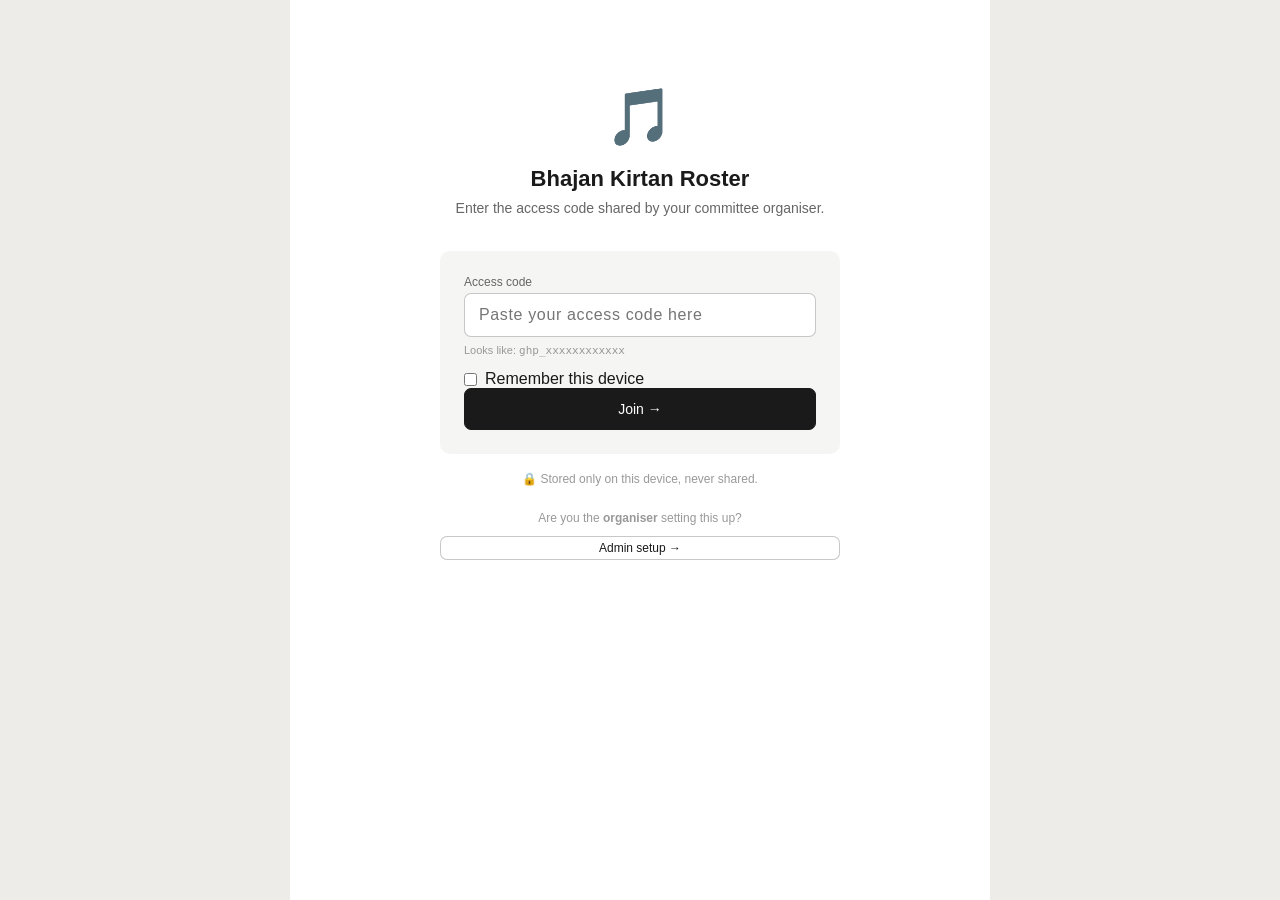
<file: backup.html>
<!DOCTYPE html>
<html lang="en">
<head>
<meta charset="UTF-8" />
<meta name="viewport" content="width=device-width, initial-scale=1.0" />
<title>Bhajan Kirtan Roster</title>
<link rel="stylesheet" href="style.css" />
</head>
<body>
<div class="shell" id="shell"></div>

<!-- SINGER MODAL -->
<div class="modal-bg" id="singer-modal">
  <div class="modal">
    <div class="modal-title" id="singer-modal-title">Add singer</div>
    <div class="field"><label>Name</label><input type="text" id="m-name" placeholder="Full name" /></div>
    <div class="field"><label>Last sang date</label><input type="date" id="m-date" /></div>
    <div class="field">
      <label>Tags</label>
      <div class="tags-check">
        <label><input type="checkbox" value="regular" /> Regular</label>
        <label><input type="checkbox" value="special" /> Special occasions only</label>
        <label><input type="checkbox" value="child" /> Child</label>
        <label><input type="checkbox" value="beginner" /> Beginner</label>
        <label><input type="checkbox" value="senior" /> Senior</label>
        <label><input type="checkbox" value="unavailable" /> Currently unavailable</label>
      </div>
    </div>
    <div class="field"><label>Notes / comments</label><textarea id="m-notes" rows="2" placeholder="e.g. Prefers evening, contact via daughter…"></textarea></div>
    <div class="modal-footer">
      <button class="btn" onclick="closeSingerModal()">Cancel</button>
      <button class="btn btn-primary" onclick="saveSinger()">Save singer</button>
    </div>
  </div>
</div>

<!-- INSTRUMENTALIST MODAL -->
<div class="modal-bg" id="inst-modal">
  <div class="modal">
    <div class="modal-title" id="inst-modal-title">Add instrumentalist</div>
    <div class="field"><label>Name</label><input type="text" id="im-name" placeholder="Full name" /></div>
    <div class="field"><label>Instrument(s)</label><input type="text" id="im-instrument" placeholder="e.g. Harmonium, Tabla, Guitar" /></div>
    <div class="field"><label>Availability</label>
      <select id="im-availability">
        <option value="available">Available</option>
        <option value="occasional">Occasional</option>
        <option value="unavailable">Currently unavailable</option>
      </select>
    </div>
    <div class="field"><label>Notes / comments</label><textarea id="im-notes" rows="2" placeholder="e.g. Available weekends only…"></textarea></div>
    <div class="modal-footer">
      <button class="btn" onclick="closeInstModal()">Cancel</button>
      <button class="btn btn-primary" onclick="saveInstrumentalist()">Save</button>
    </div>
  </div>
</div>

<!-- BHAJAN MODAL -->
<div class="modal-bg" id="bhajan-modal">
  <div class="modal" style="max-width:520px;">
    <div class="modal-title" id="bhajan-modal-title">Bhajan details</div>
    <div class="field">
      <label>Bhajan name</label>
      <input type="text" id="bm-bhajan" placeholder="e.g. Jai Jai Sai Ram" oninput="updateSaiSearch()" />
    </div>
    <div class="field">
      <label>Sai Rhythms link</label>
      <div class="input-with-btn">
        <input type="url" id="bm-link" placeholder="https://sairhythms.sathyasai.org/song/…" />
        <a id="bm-search-btn" href="https://sairhythms.sathyasai.org/songs" target="_blank" class="btn btn-sm" style="text-decoration:none;">🔍 Search</a>
      </div>
      <div class="hint">Search Sai Rhythms, then paste the song page URL above.</div>
    </div>
    <div class="field">
      <label>Lyrics / notes</label>
      <textarea id="bm-lyrics" rows="7" placeholder="Paste bhajan lyrics here, or add notes (key, tempo, language)…"></textarea>
    </div>
    <div class="modal-footer">
      <button class="btn" onclick="closeBhajanModal()">Cancel</button>
      <button class="btn btn-primary" onclick="saveBhajan()">Save details</button>
    </div>
  </div>
</div>

<!-- CSV IMPORT MODAL -->
<div class="modal-bg" id="import-modal">
  <div class="modal" style="max-width:580px;" id="import-modal-inner"></div>
</div>

<!-- SEARCHABLE DROPDOWN OVERLAY -->
<div id="search-dropdown" class="search-dropdown" style="display:none;">
  <div class="search-dropdown-inner">
    <input type="text" id="search-dropdown-input" class="search-dropdown-input" placeholder="Search singers…" oninput="filterSearchDropdown()" />
    <div id="search-dropdown-list" class="search-dropdown-list"></div>
  </div>
</div>

<div class="toast" id="toast"></div>

<script src="app.js"></script>
</body>
</html>
</file>
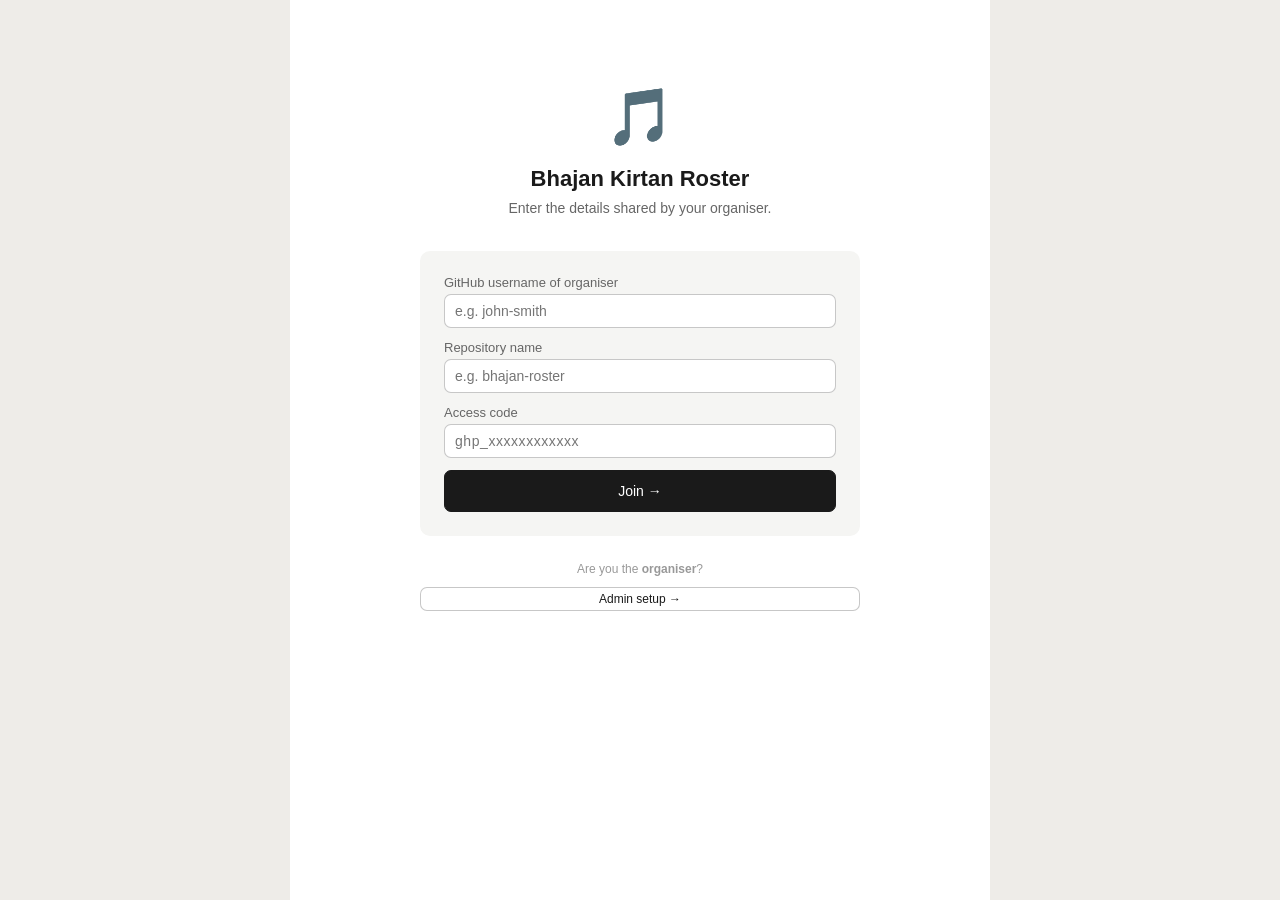
<file: bhajan_kirtan_roster.html>
<!DOCTYPE html>
<html lang="en">
<head>
<meta charset="UTF-8" />
<meta name="viewport" content="width=device-width, initial-scale=1.0" />
<title>Bhajan Kirtan Roster</title>
<style>
*, *::before, *::after { box-sizing: border-box; margin: 0; padding: 0; }
:root {
  --bg:#ffffff; --bg2:#f5f5f3; --bg3:#eeece8;
  --text:#1a1a1a; --text2:#666; --text3:#999;
  --border:rgba(0,0,0,0.12); --border2:rgba(0,0,0,0.22);
  --radius:10px; --radius-sm:7px;
  --green:#3B6D11; --green-bg:#EAF3DE; --green-bd:#97C459;
  --red:#a32d2d; --red-bg:#FCEBEB; --red-bd:#f09595;
  --blue:#0C447C; --blue-bg:#E6F1FB; --blue-bd:#85B7EB;
  --amber:#633806; --amber-bg:#FAEEDA; --amber-bd:#e0b97a;
  --purple:#3C3489; --purple-bg:#EEEDFE;
  --teal:#085041; --teal-bg:#E1F5EE;
}
@media (prefers-color-scheme:dark){
  :root{ --bg:#1c1c1e; --bg2:#2c2c2e; --bg3:#3a3a3c; --text:#f2f2f7; --text2:#aeaeb2; --text3:#636366;
         --border:rgba(255,255,255,0.12); --border2:rgba(255,255,255,0.22); }
}
body { font-family:-apple-system,BlinkMacSystemFont,'Segoe UI',sans-serif; background:var(--bg3); color:var(--text); min-height:100vh; }
.shell { max-width:700px; margin:0 auto; background:var(--bg); min-height:100vh; padding:1.25rem 1rem 5rem; }
h1 { font-size:20px; font-weight:600; }
.subtitle { font-size:13px; color:var(--text2); margin-top:2px; }
.top-bar { display:flex; justify-content:space-between; align-items:flex-start; margin-bottom:1.25rem; }
.sync-pill { font-size:11px; padding:3px 9px; border-radius:20px; border:0.5px solid var(--border2); color:var(--text2); display:inline-flex; align-items:center; gap:4px; cursor:pointer; }
.sync-pill.ok   { color:var(--green);  border-color:var(--green-bd); background:var(--green-bg); }
.sync-pill.err  { color:var(--red);    border-color:var(--red-bd);   background:var(--red-bg); }
.sync-pill.busy { color:var(--blue);   border-color:var(--blue-bd);  background:var(--blue-bg); }
.tabs { display:flex; gap:2px; background:var(--bg2); border-radius:var(--radius-sm); padding:3px; margin-bottom:1.25rem; }
.tab  { flex:1; text-align:center; padding:8px 4px; font-size:13px; font-weight:500; border:none; background:none; color:var(--text2); border-radius:6px; cursor:pointer; font-family:inherit; }
.tab.active { background:var(--bg); color:var(--text); box-shadow:0 1px 3px rgba(0,0,0,0.1); }
.section { display:none; } .section.active { display:block; }
.card { background:var(--bg); border:0.5px solid var(--border); border-radius:var(--radius); padding:1rem; margin-bottom:10px; }
.stat-grid { display:grid; grid-template-columns:repeat(4,1fr); gap:8px; margin-bottom:1.25rem; }
.stat { background:var(--bg2); border-radius:var(--radius-sm); padding:10px 12px; }
.stat-label { font-size:11px; color:var(--text2); margin-bottom:3px; }
.stat-val   { font-size:20px; font-weight:600; }
.sec-title { font-size:11px; font-weight:600; color:var(--text2); text-transform:uppercase; letter-spacing:.07em; margin-bottom:10px; }
.sec-hdr   { display:flex; justify-content:space-between; align-items:center; margin-bottom:10px; }
.singer-row  { display:flex; align-items:flex-start; gap:10px; }
.avatar { width:36px; height:36px; border-radius:50%; background:var(--bg2); display:flex; align-items:center; justify-content:center; font-size:12px; font-weight:600; color:var(--text2); flex-shrink:0; }
.singer-info  { flex:1; min-width:0; }
.singer-name  { font-size:15px; font-weight:500; }
.singer-meta  { font-size:12px; color:var(--text2); margin-top:2px; }
.singer-notes { font-size:12px; color:var(--text3); margin-top:4px; font-style:italic; }
.tags-row { display:flex; flex-wrap:wrap; gap:4px; margin-top:5px; }
.tag { display:inline-block; font-size:10px; font-weight:500; padding:2px 7px; border-radius:20px; }
.tag-regular    { background:var(--green-bg);  color:var(--green); }
.tag-special    { background:var(--purple-bg); color:var(--purple); }
.tag-child      { background:var(--amber-bg);  color:var(--amber); }
.tag-beginner   { background:var(--blue-bg);   color:var(--blue); }
.tag-senior     { background:var(--teal-bg);   color:var(--teal); }
.tag-unavailable{ background:var(--red-bg);    color:var(--red); }
.badge { display:inline-block; font-size:10px; font-weight:500; padding:2px 7px; border-radius:20px; margin-left:5px; vertical-align:middle; }
.badge-overdue { background:#FAECE7; color:#993C1D; }
.badge-ok  { background:var(--green-bg); color:var(--green); }
.badge-new { background:var(--blue-bg);  color:var(--blue); }
.row-actions { display:flex; gap:6px; flex-shrink:0; }
.btn { padding:7px 14px; font-size:13px; border:0.5px solid var(--border2); border-radius:var(--radius-sm); background:var(--bg); color:var(--text); cursor:pointer; display:inline-flex; align-items:center; gap:5px; font-family:inherit; white-space:nowrap; }
.btn:hover { background:var(--bg2); }
.btn-primary { background:var(--text); color:var(--bg); border-color:var(--text); }
.btn-primary:hover { opacity:.85; }
.btn-sm  { padding:4px 10px; font-size:12px; }
.btn-xs  { padding:3px 8px;  font-size:11px; }
.btn-danger  { color:var(--red);   border-color:var(--red-bd); }
.btn-danger:hover  { background:var(--red-bg); }
.btn-success { color:var(--green); border-color:var(--green-bd); }
.btn-success:hover { background:var(--green-bg); }
.btn-full { width:100%; justify-content:center; padding:12px; font-size:14px; }
input[type=text],input[type=date],input[type=password],input[type=url],textarea,select {
  font-size:14px; padding:8px 10px; border:0.5px solid var(--border2); border-radius:var(--radius-sm);
  background:var(--bg); color:var(--text); width:100%; font-family:inherit;
}
textarea { resize:vertical; }
.input-row { display:flex; gap:8px; margin-bottom:1rem; flex-wrap:wrap; align-items:center; }
.input-row input,.input-row select { flex:1; min-width:120px; width:auto; }
.filter-row { display:flex; gap:5px; flex-wrap:wrap; margin-bottom:1rem; }
.filter-btn { font-size:12px; padding:4px 10px; border-radius:20px; border:0.5px solid var(--border2); background:none; cursor:pointer; color:var(--text2); font-family:inherit; }
.filter-btn.on { background:var(--text); color:var(--bg); border-color:var(--text); }
.wa-box { background:var(--bg2); border-radius:var(--radius); padding:1rem; font-size:14px; line-height:1.8; white-space:pre-wrap; font-family:monospace; margin-bottom:1rem; }
.divider { border:none; border-top:0.5px solid var(--border); margin:1rem 0; }
.empty { text-align:center; padding:2rem; color:var(--text2); font-size:14px; }
.modal-bg { display:none; position:fixed; inset:0; background:rgba(0,0,0,0.45); z-index:50; align-items:flex-start; justify-content:center; padding:1rem; overflow-y:auto; }
.modal-bg.open { display:flex; }
.modal { background:var(--bg); border-radius:var(--radius); padding:1.5rem; width:100%; max-width:480px; border:0.5px solid var(--border); margin:auto; }
.modal-title { font-size:16px; font-weight:600; margin-bottom:1rem; }
.field { margin-bottom:12px; }
.field label { display:block; font-size:12px; color:var(--text2); margin-bottom:4px; font-weight:500; }
.field .hint  { font-size:11px; color:var(--text3); margin-top:4px; line-height:1.4; }
.tags-check { display:flex; flex-wrap:wrap; gap:6px; }
.tags-check label { display:inline-flex; align-items:center; font-size:13px; cursor:pointer; padding:5px 10px; border-radius:20px; border:0.5px solid var(--border2); gap:5px; }
.toast { position:fixed; bottom:20px; left:50%; transform:translateX(-50%); background:var(--text); color:var(--bg); padding:10px 20px; border-radius:20px; font-size:13px; opacity:0; transition:opacity .3s; pointer-events:none; z-index:99; white-space:nowrap; }
.toast.show { opacity:1; }
.spinner { display:inline-block; width:12px; height:12px; border:2px solid currentColor; border-top-color:transparent; border-radius:50%; animation:spin .6s linear infinite; }
@keyframes spin { to { transform:rotate(360deg); } }
.info-box  { background:var(--blue-bg);  border-radius:var(--radius-sm); padding:10px 14px; font-size:13px; color:var(--blue);  margin-bottom:12px; line-height:1.5; }
.warn-box  { background:var(--amber-bg); border-radius:var(--radius-sm); padding:10px 14px; font-size:13px; color:var(--amber); margin-bottom:12px; line-height:1.5; }
.green-box { background:var(--green-bg); border-radius:var(--radius-sm); padding:10px 14px; font-size:13px; color:var(--green); margin-bottom:12px; line-height:1.5; }
/* Setup */
.setup-step { background:var(--bg2); border-radius:var(--radius); padding:1rem 1.25rem; margin-bottom:12px; }
.setup-num   { display:inline-flex; align-items:center; justify-content:center; width:22px; height:22px; border-radius:50%; background:var(--text); color:var(--bg); font-size:12px; font-weight:700; margin-right:8px; flex-shrink:0; }
.setup-title { font-size:14px; font-weight:600; display:flex; align-items:center; margin-bottom:8px; }
.setup-step p { font-size:13px; color:var(--text2); line-height:1.6; margin-bottom:6px; }
.setup-step code { font-family:monospace; background:var(--bg3); padding:2px 6px; border-radius:4px; font-size:12px; }
.setup-step a { color:var(--blue); }
/* Join screen */
.join-wrap { max-width:400px; margin:4rem auto 0; text-align:center; }
.join-logo { font-size:56px; margin-bottom:1rem; }
.join-title { font-size:22px; font-weight:700; margin-bottom:6px; }
.join-subtitle { font-size:14px; color:var(--text2); margin-bottom:2rem; line-height:1.5; }
.join-card { background:var(--bg2); border-radius:var(--radius); padding:1.5rem; text-align:left; margin-bottom:1rem; }
.join-card .field label { font-size:13px; }
.join-token-input { font-size:16px; padding:12px 14px; letter-spacing:.04em; }
.join-help { font-size:12px; color:var(--text3); line-height:1.6; margin-top:1.5rem; }
.join-divider { display:flex; align-items:center; gap:10px; margin:1.5rem 0; }
.join-divider span { font-size:12px; color:var(--text3); white-space:nowrap; }
.join-divider::before,.join-divider::after { content:''; flex:1; height:0.5px; background:var(--border2); }
/* Programme table */
.prog-wrap { overflow-x:auto; }
.prog-table { width:100%; border-collapse:collapse; font-size:13px; }
.prog-table th { text-align:left; font-size:11px; font-weight:600; color:var(--text2); text-transform:uppercase; letter-spacing:.06em; padding:0 8px 10px; border-bottom:1px solid var(--border2); white-space:nowrap; }
.prog-table td { padding:10px 8px; vertical-align:top; border-bottom:0.5px solid var(--border); }
.prog-table tr:last-child td { border-bottom:none; }
.prog-table tbody tr:hover td { background:var(--bg2); }
.prog-name  { font-weight:500; font-size:14px; }
.prog-links-wrap { display:flex; flex-wrap:wrap; gap:5px; align-items:center; }
.pill { display:inline-flex; align-items:center; gap:4px; font-size:11px; padding:3px 9px; border-radius:20px; text-decoration:none; white-space:nowrap; font-family:inherit; cursor:pointer; }
.pill-blue  { background:var(--blue-bg);  color:var(--blue);  border:0.5px solid var(--blue-bd); }
.pill-green { background:var(--green-bg); color:var(--green); border:0.5px solid var(--green-bd); }
.pill-amber { background:var(--amber-bg); color:var(--amber); border:0.5px solid var(--amber-bd); }
.pill:hover { opacity:.8; }
.lyrics-block { margin-top:8px; font-size:12px; color:var(--text2); white-space:pre-wrap; background:var(--bg2); border-radius:var(--radius-sm); padding:10px 12px; line-height:1.75; max-height:180px; overflow-y:auto; border:0.5px solid var(--border); }
.sug-card { background:var(--bg); border:0.5px solid var(--border); border-radius:var(--radius); padding:10px 1rem; margin-bottom:8px; display:flex; align-items:flex-start; gap:10px; }
/* CSV Import */
.drop-zone { border:2px dashed var(--border2); border-radius:var(--radius); padding:2rem 1rem; text-align:center; cursor:pointer; transition:border-color .2s,background .2s; }
.drop-zone:hover,.drop-zone.over { border-color:var(--blue); background:var(--blue-bg); }
.drop-zone input { display:none; }
.map-table { width:100%; border-collapse:collapse; font-size:13px; margin-bottom:1rem; }
.map-table th { text-align:left; font-size:11px; font-weight:600; color:var(--text2); text-transform:uppercase; letter-spacing:.06em; padding:0 8px 8px; border-bottom:0.5px solid var(--border2); }
.map-table td { padding:8px 8px; border-bottom:0.5px solid var(--border); vertical-align:middle; }
.map-table tr:last-child td { border-bottom:none; }
.preview-table { width:100%; border-collapse:collapse; font-size:12px; margin-bottom:1rem; max-height:200px; overflow-y:auto; display:block; }
.preview-table th { text-align:left; font-size:11px; font-weight:600; color:var(--text2); padding:4px 8px; background:var(--bg2); border-bottom:0.5px solid var(--border2); position:sticky; top:0; }
.preview-table td { padding:5px 8px; border-bottom:0.5px solid var(--border); color:var(--text2); }
.step-indicator { display:flex; margin-bottom:1.5rem; }
.step-dot { flex:1; text-align:center; font-size:11px; font-weight:600; padding:6px 4px; border-bottom:2px solid var(--border); color:var(--text3); }
.step-dot.active { color:var(--blue);  border-color:var(--blue); }
.step-dot.done   { color:var(--green); border-color:var(--green); }
</style>
</head>
<body>
<div class="shell" id="shell"></div>

<!-- SINGER MODAL -->
<div class="modal-bg" id="singer-modal">
  <div class="modal">
    <div class="modal-title" id="singer-modal-title">Add singer</div>
    <div class="field"><label>Name</label><input type="text" id="m-name" placeholder="Full name" /></div>
    <div class="field"><label>Last sang date</label><input type="date" id="m-date" /></div>
    <div class="field">
      <label>Tags</label>
      <div class="tags-check">
        <label><input type="checkbox" value="regular" /> Regular</label>
        <label><input type="checkbox" value="special" /> Special occasions only</label>
        <label><input type="checkbox" value="child" /> Child</label>
        <label><input type="checkbox" value="beginner" /> Beginner</label>
        <label><input type="checkbox" value="senior" /> Senior</label>
        <label><input type="checkbox" value="unavailable" /> Currently unavailable</label>
      </div>
    </div>
    <div class="field"><label>Notes / comments</label><textarea id="m-notes" rows="2" placeholder="e.g. Prefers evening, contact via daughter…"></textarea></div>
    <div style="display:flex;gap:8px;justify-content:flex-end;margin-top:1rem;">
      <button class="btn" onclick="closeSingerModal()">Cancel</button>
      <button class="btn btn-primary" onclick="saveSinger()">Save singer</button>
    </div>
  </div>
</div>

<!-- BHAJAN MODAL -->
<div class="modal-bg" id="bhajan-modal">
  <div class="modal" style="max-width:520px;">
    <div class="modal-title" id="bhajan-modal-title">Bhajan details</div>
    <div class="field">
      <label>Bhajan name</label>
      <input type="text" id="bm-bhajan" placeholder="e.g. Jai Jai Sai Ram" oninput="updateSaiSearch()" />
    </div>
    <div class="field">
      <label>Sai Rhythms link</label>
      <div style="display:flex;gap:8px;align-items:center;">
        <input type="url" id="bm-link" placeholder="https://sairhythms.sathyasai.org/song/…" style="flex:1;" />
        <a id="bm-search-btn" href="https://sairhythms.sathyasai.org/songs" target="_blank" class="btn btn-sm" style="text-decoration:none;">🔍 Search</a>
      </div>
      <div class="hint">Search Sai Rhythms, then paste the song page URL above.</div>
    </div>
    <div class="field">
      <label>Lyrics / notes</label>
      <textarea id="bm-lyrics" rows="7" placeholder="Paste bhajan lyrics here, or add notes (key, tempo, language)…"></textarea>
    </div>
    <div style="display:flex;gap:8px;justify-content:flex-end;margin-top:1rem;">
      <button class="btn" onclick="closeBhajanModal()">Cancel</button>
      <button class="btn btn-primary" onclick="saveBhajan()">Save details</button>
    </div>
  </div>
</div>

<!-- CSV IMPORT MODAL -->
<div class="modal-bg" id="import-modal">
  <div class="modal" style="max-width:580px;" id="import-modal-inner"></div>
</div>

<div class="toast" id="toast"></div>

<script>
// ── CONSTANTS ─────────────────────────────────────────────────────────────────
const CFG_KEY  = 'bhajan_gh_config';
const DATA_KEY = 'bhajan_roster_v3';
const SAI_BASE = 'https://sairhythms.sathyasai.org/songs?title=';
const ALL_TAGS = [
  {key:'regular',    label:'Regular',           cls:'tag-regular'},
  {key:'special',    label:'Special occasions',  cls:'tag-special'},
  {key:'child',      label:'Child',              cls:'tag-child'},
  {key:'beginner',   label:'Beginner',           cls:'tag-beginner'},
  {key:'senior',     label:'Senior',             cls:'tag-senior'},
  {key:'unavailable',label:'Unavailable',        cls:'tag-unavailable'},
];
const APP_FIELDS = [
  {key:'name',    label:'Singer name',         required:true},
  {key:'lastSang',label:'Last sang date',      required:false},
  {key:'notes',   label:'Notes / comments',    required:false},
  {key:'_ignore', label:'— Ignore this column —', required:false},
];

// ── STATE ─────────────────────────────────────────────────────────────────────
let cfg=null, state=null, fileSha=null;
let activeFilter=null, editSingerId=null, editEntryIdx=null;
let currentTab='roster', syncTimer=null;
let csvHeaders=[], csvRows=[], csvMapping={};

const $   = id => document.getElementById(id);
const esc = s  => String(s||'').replace(/&/g,'&amp;').replace(/</g,'&lt;').replace(/>/g,'&gt;').replace(/"/g,'&quot;');
function daysSince(d){ return !d?9999:Math.floor((Date.now()-new Date(d).getTime())/86400000); }
function fmtDate(d) { return !d?'Never':new Date(d).toLocaleDateString('en-AU',{day:'numeric',month:'short',year:'numeric'}); }
function initials(n){ return n.split(' ').map(w=>w[0]).join('').slice(0,2).toUpperCase(); }
function toast(msg,dur=2500){ const el=$('toast');el.textContent=msg;el.classList.add('show');setTimeout(()=>el.classList.remove('show'),dur); }
function setSyncStatus(st,label){ const el=$('sync-pill');if(!el)return;el.className='sync-pill '+st;const icon=st==='busy'?'<span class="spinner"></span>':st==='ok'?'☁️':'⚠️';el.innerHTML=`${icon} ${label}`; }

// ── GITHUB API ────────────────────────────────────────────────────────────────
async function ghFetch(path,method='GET',body=null){
  const res=await fetch('https://api.github.com'+path,{method,headers:{'Authorization':'token '+cfg.token,'Accept':'application/vnd.github.v3+json','Content-Type':'application/json'},...(body?{body:JSON.stringify(body)}:{})});
  if(!res.ok){const e=await res.json().catch(()=>({}));throw new Error(e.message||res.statusText);}
  return res.status===204?null:res.json();
}
async function loadFromGitHub(){
  setSyncStatus('busy','Loading…');
  try{
    const data=await ghFetch(`/repos/${cfg.owner}/${cfg.repo}/contents/${cfg.filePath}`);
    fileSha=data.sha;
    state=JSON.parse(atob(data.content.replace(/\n/g,'')));
    if(!state.nextId) state.nextId=(state.singers.reduce((m,s)=>Math.max(m,s.id),0))+1;
    state.session.entries.forEach(e=>{if(!e.link)e.link='';if(!e.lyrics)e.lyrics='';});
    saveLocal();setSyncStatus('ok','Synced');return true;
  }catch(e){
    if(e.message&&e.message.includes('Not Found')){state=defaultState();await saveToGitHub('Initial data');return true;}
    setSyncStatus('err','Sync error');toast('⚠️ '+e.message,4000);return false;
  }
}
async function saveToGitHub(msg){
  setSyncStatus('busy','Saving…');
  try{
    const content=btoa(unescape(encodeURIComponent(JSON.stringify(state,null,2))));
    const body={message:msg||'Update roster',content,branch:'main'};
    if(fileSha)body.sha=fileSha;
    const res=await ghFetch(`/repos/${cfg.owner}/${cfg.repo}/contents/${cfg.filePath}`,'PUT',body);
    fileSha=res.content.sha;saveLocal();setSyncStatus('ok','Saved ✓');return true;
  }catch(e){setSyncStatus('err','Save failed');toast('⚠️ '+e.message,4000);return false;}
}
function scheduleSave(msg){clearTimeout(syncTimer);setSyncStatus('busy','Saving…');syncTimer=setTimeout(()=>saveToGitHub(msg||'Update roster'),1500);}
function saveLocal(){try{localStorage.setItem(DATA_KEY,JSON.stringify({state,fileSha}));}catch(e){}}
function loadLocal(){try{const r=localStorage.getItem(DATA_KEY);if(r){const p=JSON.parse(r);state=p.state;fileSha=p.fileSha;return true;}}catch(e){}return false;}
function loadCfg(){try{const r=localStorage.getItem(CFG_KEY);return r?JSON.parse(r):null;}catch(e){return null;}}
function saveCfg(c){try{localStorage.setItem(CFG_KEY,JSON.stringify(c));}catch(e){}}
function defaultState(){return{singers:[],session:{date:new Date().toISOString().split('T')[0],entries:[]},groupName:'Bhajan Kirtan Group',nextId:1};}

// ── JOIN SCREEN (for committee members) ───────────────────────────────────────
function renderJoin(errMsg){
  $('shell').innerHTML=`
    <div class="join-wrap">
      <div class="join-logo">🎵</div>
      <div class="join-title">Bhajan Kirtan Roster</div>
      <div class="join-subtitle">Enter the access code shared with you by your committee organiser to get started.</div>

      ${errMsg?`<div class="warn-box" style="text-align:left;">⚠️ ${esc(errMsg)}</div>`:''}

      <div class="join-card">
        <div class="field">
          <label>Access code</label>
          <input class="join-token-input" type="password" id="join-token" placeholder="Paste your access code here" />
          <div class="hint" style="margin-top:6px;">This was shared with you privately via WhatsApp or message. It looks like: <code>ghp_xxxxxxxxxxxx</code></div>
        </div>
        <button class="btn btn-primary btn-full" onclick="joinWithToken()" id="join-btn">Join →</button>
      </div>

      <div class="join-help">
        🔒 Your access code is stored only on this device and is never shared with anyone.<br><br>
        Are you the <strong>organiser</strong> setting this up for the first time?
        <button class="btn btn-sm" style="margin-top:8px;width:100%;justify-content:center;" onclick="renderSetup()">Admin setup →</button>
      </div>
    </div>
  `;
  // Allow pressing Enter to submit
  setTimeout(()=>{ const el=$('join-token'); if(el) el.addEventListener('keydown',e=>{if(e.key==='Enter')joinWithToken();}); },0);
}

async function joinWithToken(){
  const token=($('join-token').value||'').trim();
  if(!token){toast('Please paste your access code first');return;}
  const btn=$('join-btn');btn.innerHTML='<span class="spinner"></span> Checking…';btn.disabled=true;

  // We need the repo details — they are baked into the app by the admin.
  // If REPO_OWNER and REPO_NAME are set (replaced at deploy time), use them.
  // Otherwise ask the user (fallback for local testing).
  const owner = window.BHAJAN_OWNER || null;
  const repo  = window.BHAJAN_REPO  || null;
  const filePath = window.BHAJAN_FILE || 'roster-data.json';

  if(!owner||!repo){
    // Fallback: show mini form asking for repo details
    btn.innerHTML='Join →';btn.disabled=false;
    renderJoinFull(errMsg='');
    return;
  }

  cfg={owner,repo,token,filePath};
  try{
    await ghFetch(`/repos/${owner}/${repo}`);
    saveCfg(cfg);state=defaultState();await loadFromGitHub();renderApp();
  }catch(e){
    btn.innerHTML='Join →';btn.disabled=false;
    renderJoin('Invalid access code. Please check and try again.');
  }
}

// Fallback join form that also asks for repo details (used when not yet deployed / OWNER not set)
function renderJoinFull(errMsg){
  $('shell').innerHTML=`
    <div class="join-wrap" style="max-width:440px;">
      <div class="join-logo">🎵</div>
      <div class="join-title">Bhajan Kirtan Roster</div>
      <div class="join-subtitle">Enter the details shared by your organiser.</div>
      ${errMsg?`<div class="warn-box" style="text-align:left;">⚠️ ${esc(errMsg)}</div>`:''}
      <div class="join-card">
        <div class="field"><label>GitHub username of organiser</label><input type="text" id="jf-owner" placeholder="e.g. john-smith" /></div>
        <div class="field"><label>Repository name</label><input type="text" id="jf-repo" placeholder="e.g. bhajan-roster" /></div>
        <div class="field">
          <label>Access code</label>
          <input class="join-token-input" type="password" id="jf-token" placeholder="ghp_xxxxxxxxxxxx" />
        </div>
        <button class="btn btn-primary btn-full" onclick="joinFull()" id="jf-btn">Join →</button>
      </div>
      <div class="join-help">
        Are you the <strong>organiser</strong>?
        <button class="btn btn-sm" style="margin-top:8px;width:100%;justify-content:center;" onclick="renderSetup()">Admin setup →</button>
      </div>
    </div>
  `;
}
async function joinFull(){
  const owner=($('jf-owner').value||'').trim(),repo=($('jf-repo').value||'').trim(),token=($('jf-token').value||'').trim();
  const filePath='roster-data.json';
  if(!owner||!repo||!token){toast('Please fill in all fields');return;}
  const btn=$('jf-btn');btn.innerHTML='<span class="spinner"></span> Checking…';btn.disabled=true;
  cfg={owner,repo,token,filePath};
  try{
    await ghFetch(`/repos/${owner}/${repo}`);
    saveCfg(cfg);state=defaultState();await loadFromGitHub();renderApp();
  }catch(e){
    btn.innerHTML='Join →';btn.disabled=false;
    renderJoinFull('Could not connect: '+e.message+'. Check the details and try again.');
  }
}

// ── ADMIN SETUP SCREEN ────────────────────────────────────────────────────────
function renderSetup(errMsg){
  $('shell').innerHTML=`
    <div style="display:flex;align-items:center;gap:10px;margin-bottom:1.5rem;">
      <button class="btn btn-sm" onclick="renderJoin('')">← Back</button>
      <div><h1>🎵 Admin setup</h1><div class="subtitle">One-time setup for the organiser</div></div>
    </div>
    ${errMsg?`<div class="warn-box">⚠️ ${esc(errMsg)}</div>`:''}
    <div class="info-box">ℹ️ Complete this once. After setup, share the app URL and your access token with committee members — they just paste the token to join.</div>

    <div class="setup-step">
      <div class="setup-title"><span class="setup-num">1</span>Create a GitHub repository</div>
      <p>Go to <a href="https://github.com/new" target="_blank">github.com/new</a>. Name it <code>bhajan-roster</code>. Set it to <strong>Public</strong>. Tick <em>"Add a README file"</em> then click Create.</p>
    </div>
    <div class="setup-step">
      <div class="setup-title"><span class="setup-num">2</span>Enable GitHub Pages</div>
      <p>In the repo go to <strong>Settings → Pages</strong>. Under Source select <strong>Deploy from a branch</strong>, choose <strong>main</strong> and <strong>/ (root)</strong>. Click Save.</p>
      <p>Your app URL will be: <code>https://YOUR-USERNAME.github.io/bhajan-roster/</code></p>
    </div>
    <div class="setup-step">
      <div class="setup-title"><span class="setup-num">3</span>Upload this HTML file</div>
      <p>In the repo click <strong>Add file → Upload files</strong>. Upload this file <strong>renamed as <code>index.html</code></strong>.</p>
    </div>
    <div class="setup-step">
      <div class="setup-title"><span class="setup-num">4</span>Create a Personal Access Token</div>
      <p>Go to <a href="https://github.com/settings/tokens/new" target="_blank">github.com/settings/tokens/new</a>. Name it <code>bhajan-roster</code>. Set expiry to <strong>No expiration</strong>. Tick the <strong>repo</strong> checkbox. Click Generate and <strong>copy the token immediately</strong>.</p>
    </div>
    <div class="setup-step">
      <div class="setup-title"><span class="setup-num">5</span>Share with committee members</div>
      <p>Send your committee members:</p>
      <p>1. The app URL: <code>https://YOUR-USERNAME.github.io/bhajan-roster/</code></p>
      <p>2. The access token (privately via WhatsApp). They paste it once and they're in.</p>
    </div>

    <div class="card" style="margin-bottom:1rem;">
      <div style="font-size:16px;font-weight:600;margin-bottom:1rem;">Connect your GitHub repository</div>
      <div class="field"><label>GitHub username</label><input type="text" id="cfg-owner" placeholder="e.g. john-smith" /></div>
      <div class="field"><label>Repository name</label><input type="text" id="cfg-repo" placeholder="e.g. bhajan-roster" /></div>
      <div class="field"><label>Personal Access Token</label><input type="password" id="cfg-token" placeholder="ghp_xxxxxxxxxxxx" /></div>
      <div class="field"><label>Data filename</label><input type="text" id="cfg-path" value="roster-data.json" /></div>
      <button class="btn btn-primary btn-full" onclick="connectGH()" id="connect-btn">Connect &amp; continue →</button>
    </div>
    <p style="font-size:12px;color:var(--text3);text-align:center;line-height:1.5;">Your token is stored only in your browser's local storage and is sent exclusively to the GitHub API over HTTPS.</p>
  `;
}
async function connectGH(){
  const owner=($('cfg-owner').value||'').trim(),repo=($('cfg-repo').value||'').trim(),token=($('cfg-token').value||'').trim(),filePath=($('cfg-path').value||'roster-data.json').trim();
  if(!owner||!repo||!token){toast('Please fill in all fields');return;}
  const btn=$('connect-btn');btn.innerHTML='<span class="spinner"></span> Connecting…';btn.disabled=true;
  cfg={owner,repo,token,filePath};
  try{
    await ghFetch(`/repos/${owner}/${repo}`);
    saveCfg(cfg);state=defaultState();await loadFromGitHub();renderApp();
  }catch(e){btn.innerHTML='Connect &amp; continue →';btn.disabled=false;renderSetup('Could not connect: '+e.message);}
}

// ── MAIN APP ──────────────────────────────────────────────────────────────────
function renderApp(){
  $('shell').innerHTML=`
    <div class="top-bar">
      <div><h1>🎵 Bhajan Kirtan Roster</h1><div class="subtitle">Singer management &amp; session planner</div></div>
      <div style="display:flex;flex-direction:column;align-items:flex-end;gap:6px;">
        <span id="sync-pill" class="sync-pill" onclick="manualSync()" title="Click to sync">☁️ …</span>
        <button class="btn btn-sm" onclick="showSettings()" style="font-size:11px;">⚙️ Settings</button>
      </div>
    </div>
    <div class="tabs">
      <button class="tab active" onclick="showTab('roster',this)">👥 Singers</button>
      <button class="tab" onclick="showTab('session',this)">📅 Session</button>
      <button class="tab" onclick="showTab('whatsapp',this)">💬 WhatsApp</button>
    </div>
    <div id="tab-roster" class="section active">
      <div class="stat-grid" id="stats"></div>
      <div class="sec-hdr">
        <div class="sec-title" style="margin:0;">Filter by tag</div>
        <div style="display:flex;gap:6px;">
          <button class="btn btn-sm" onclick="openImport()">⬆ Import CSV</button>
          <button class="btn btn-primary btn-sm" onclick="openSingerModal()">+ Add singer</button>
        </div>
      </div>
      <div class="filter-row" id="filter-row"></div>
      <div id="singer-list"></div>
    </div>
    <div id="tab-session" class="section">
      <div class="card" style="margin-bottom:1rem;">
        <div class="sec-title" style="margin-bottom:8px;">Session date</div>
        <input type="date" id="session-date" />
      </div>
      <div class="sec-title">Suggested singers (haven't sung recently)</div>
      <div id="suggested-list" style="margin-bottom:1.5rem;"></div>
      <div class="sec-title">Add singer to programme</div>
      <div class="input-row" style="margin-bottom:1.5rem;">
        <select id="pick-singer" style="flex:2;min-width:150px;"></select>
        <button class="btn btn-primary btn-sm" onclick="addToSession()">+ Add</button>
      </div>
      <div class="sec-title">Session programme</div>
      <div class="card" style="padding:0 0 4px;" id="session-table-wrap"></div>
      <div style="margin-top:1rem;display:flex;gap:8px;flex-wrap:wrap;">
        <button class="btn btn-success" onclick="finaliseSession()">✓ Finalise &amp; update dates</button>
        <button class="btn btn-danger"  onclick="clearSession()">✕ Clear session</button>
      </div>
    </div>
    <div id="tab-whatsapp" class="section">
      <div class="sec-title">Message preview</div>
      <div class="wa-box" id="wa-preview"></div>
      <div style="display:flex;gap:8px;flex-wrap:wrap;margin-bottom:1rem;">
        <button class="btn btn-primary" onclick="copyWA()">📋 Copy message</button>
        <button class="btn" onclick="refreshWA()">↺ Refresh</button>
      </div>
      <div class="divider"></div>
      <div class="sec-title">Customise</div>
      <div class="input-row">
        <input type="text" id="group-name" placeholder="Group name e.g. Sai Bhajan Group" style="flex:1;" />
        <button class="btn btn-sm" onclick="updateGroupName()">Update</button>
      </div>
    </div>
  `;
  $('session-date').value=state.session.date||new Date().toISOString().split('T')[0];
  $('session-date').addEventListener('change',e=>{state.session.date=e.target.value;scheduleSave('Update session date');});
  renderRoster();setSyncStatus('ok','Synced');
}

function showTab(name,el){
  document.querySelectorAll('.section').forEach(s=>s.classList.remove('active'));
  document.querySelectorAll('.tab').forEach(t=>t.classList.remove('active'));
  $('tab-'+name).classList.add('active');el.classList.add('active');currentTab=name;
  if(name==='whatsapp')refreshWA();if(name==='session')renderSession();if(name==='roster')renderRoster();
}
async function manualSync(){
  await loadFromGitHub();
  if(currentTab==='roster')renderRoster();if(currentTab==='session')renderSession();if(currentTab==='whatsapp')refreshWA();
  toast('Synced ✓');
}
function showSettings(){
  const m=document.createElement('div');m.className='modal-bg open';m.id='settings-modal';
  m.innerHTML=`<div class="modal">
    <div class="modal-title">⚙️ Settings</div>
    <div class="info-box">Connected: <strong>${esc(cfg.owner)}/${esc(cfg.repo)}</strong><br>Data file: <strong>${esc(cfg.filePath)}</strong></div>
    <div class="field"><label>Group name</label><input type="text" id="s-group" value="${esc(state.groupName||'')}" /></div>
    <div class="field"><label>Share with committee members</label>
      <div class="info-box" style="margin-bottom:0;word-break:break-all;">
        <strong>App URL:</strong> ${esc(window.location.href.split('?')[0])}<br><br>
        <strong>Access code:</strong> ${esc(cfg.token)}<br><br>
        <span style="font-size:11px;">Send both to committee members privately via WhatsApp. They paste the access code once on their device.</span>
      </div>
    </div>
    <div class="field"><label>Export data</label><button class="btn btn-full" onclick="exportJSON()">⬇ Download roster-data.json</button></div>
    <div class="divider"></div>
    <button class="btn btn-danger btn-full" onclick="disconnect()">Disconnect (sign out of this device)</button>
    <div style="display:flex;justify-content:flex-end;margin-top:1rem;"><button class="btn btn-primary" onclick="closeSettings()">Done</button></div>
  </div>`;
  document.body.appendChild(m);m.addEventListener('click',e=>{if(e.target===m)closeSettings();});
}
function closeSettings(){const m=$('settings-modal');if(!m)return;const g=$('s-group');if(g){state.groupName=g.value.trim();scheduleSave('Update group name');}m.remove();}
function exportJSON(){const b=new Blob([JSON.stringify(state,null,2)],{type:'application/json'});const a=document.createElement('a');a.href=URL.createObjectURL(b);a.download='roster-data.json';a.click();}
function disconnect(){if(!confirm('Sign out of this device? Your data stays safe in GitHub.'))return;localStorage.removeItem(CFG_KEY);localStorage.removeItem(DATA_KEY);location.reload();}

// ── ROSTER ────────────────────────────────────────────────────────────────────
function tagHtml(tags,small=false){
  return(tags||[]).map(t=>{const td=ALL_TAGS.find(x=>x.key===t);return td?`<span class="tag ${td.cls}"${small?' style="font-size:10px;"':''}>${td.label}</span>`:''}).join('');
}
function renderFilterRow(){
  const row=$('filter-row');if(!row)return;
  let h=`<button class="filter-btn ${activeFilter===null?'on':''}" onclick="setFilter(null)">All</button>`;
  ALL_TAGS.forEach(t=>{if(state.singers.some(s=>s.tags&&s.tags.includes(t.key)))h+=`<button class="filter-btn ${activeFilter===t.key?'on':''}" onclick="setFilter('${t.key}')">${t.label}</button>`;});
  row.innerHTML=h;
}
function setFilter(f){activeFilter=f;renderRoster();}
function renderRoster(){
  renderFilterRow();
  let singers=[...state.singers].sort((a,b)=>daysSince(a.lastSang)-daysSince(b.lastSang)).reverse();
  if(activeFilter)singers=singers.filter(s=>s.tags&&s.tags.includes(activeFilter));
  const all=state.singers;
  const statsEl=$('stats');
  if(statsEl)statsEl.innerHTML=`
    <div class="stat"><div class="stat-label">Total singers</div><div class="stat-val">${all.length}</div></div>
    <div class="stat"><div class="stat-label">Sung recently</div><div class="stat-val">${all.filter(s=>daysSince(s.lastSang)<60).length}</div></div>
    <div class="stat"><div class="stat-label">Due to sing</div><div class="stat-val">${all.filter(s=>daysSince(s.lastSang)>=60&&!(s.tags&&s.tags.includes('unavailable'))).length}</div></div>
    <div class="stat"><div class="stat-label">Children</div><div class="stat-val">${all.filter(s=>s.tags&&s.tags.includes('child')).length}</div></div>
  `;
  const list=$('singer-list');if(!list)return;
  if(!singers.length){list.innerHTML='<div class="empty">No singers yet. Add one or import from CSV.</div>';return;}
  list.innerHTML=singers.map(s=>{
    const days=daysSince(s.lastSang);const isUnavail=s.tags&&s.tags.includes('unavailable');
    const badge=isUnavail?'<span class="badge" style="background:var(--red-bg);color:var(--red);">Unavailable</span>':
      !s.lastSang?'<span class="badge badge-new">New</span>':
      days>=60?`<span class="badge badge-overdue">Due — ${days}d ago</span>`:
      `<span class="badge badge-ok">${days}d ago</span>`;
    const visibleTags=(s.tags||[]).filter(t=>t!=='unavailable');
    return`<div class="card"><div class="singer-row">
      <div class="avatar">${initials(s.name)}</div>
      <div class="singer-info">
        <div class="singer-name">${esc(s.name)}${badge}</div>
        <div class="singer-meta">Last sang: ${fmtDate(s.lastSang)}</div>
        ${visibleTags.length?`<div class="tags-row">${tagHtml(visibleTags)}</div>`:''}
        ${s.notes?`<div class="singer-notes">📝 ${esc(s.notes)}</div>`:''}
      </div>
      <div class="row-actions">
        <button class="btn btn-sm" onclick="openSingerModal(${s.id})">✏️</button>
        <button class="btn btn-sm btn-danger" onclick="removeSinger(${s.id})">✕</button>
      </div>
    </div></div>`;
  }).join('');
}
function openSingerModal(id){
  editSingerId=id||null;$('singer-modal-title').textContent=id?'Edit singer':'Add singer';
  const s=id?state.singers.find(x=>x.id===id):null;
  $('m-name').value=s?s.name:'';$('m-date').value=s?s.lastSang||'':'';$('m-notes').value=s?s.notes||'':'';
  document.querySelectorAll('#singer-modal .tags-check input').forEach(cb=>{cb.checked=s&&s.tags?s.tags.includes(cb.value):false;});
  $('singer-modal').classList.add('open');
}
function closeSingerModal(){$('singer-modal').classList.remove('open');editSingerId=null;}
function saveSinger(){
  const name=($('m-name').value||'').trim();if(!name){toast('Please enter a name');return;}
  const date=$('m-date').value,notes=($('m-notes').value||'').trim();
  const tags=[...document.querySelectorAll('#singer-modal .tags-check input:checked')].map(cb=>cb.value);
  if(editSingerId){const s=state.singers.find(x=>x.id===editSingerId);s.name=name;s.lastSang=date||null;s.notes=notes;s.tags=tags;}
  else state.singers.push({id:state.nextId++,name,lastSang:date||null,tags,notes});
  scheduleSave(editSingerId?'Edit singer':'Add singer');closeSingerModal();renderRoster();toast(editSingerId?'Singer updated ✓':'Singer added ✓');
}
function removeSinger(id){
  if(!confirm('Remove this singer?'))return;
  state.singers=state.singers.filter(s=>s.id!==id);state.session.entries=state.session.entries.filter(e=>e.singerId!==id);
  scheduleSave('Remove singer');renderRoster();
}

// ── CSV IMPORT ────────────────────────────────────────────────────────────────
function openImport(){csvHeaders=[];csvRows=[];csvMapping={};renderImportStep1();$('import-modal').classList.add('open');}
function closeImport(){$('import-modal').classList.remove('open');}
function renderImportStep1(){
  $('import-modal-inner').innerHTML=`
    <div class="modal-title">⬆ Import from CSV</div>
    <div class="step-indicator">
      <div class="step-dot active">1 Upload</div><div class="step-dot">2 Map columns</div><div class="step-dot">3 Preview &amp; import</div>
    </div>
    <div class="info-box"><strong>How to export from your spreadsheet:</strong><br>
    Google Sheets: <em>File → Download → Comma-separated values (.csv)</em><br>
    Excel: <em>File → Save As → CSV (Comma delimited)</em></div>
    <div class="drop-zone" id="drop-zone" onclick="$('csv-file-input').click()" ondragover="handleDragOver(event)" ondragleave="handleDragLeave(event)" ondrop="handleDrop(event)">
      <input type="file" id="csv-file-input" accept=".csv,.txt" onchange="handleFileSelect(event)" />
      <div style="font-size:32px;margin-bottom:8px;">📂</div>
      <div style="font-size:14px;font-weight:500;color:var(--text2);">Click to choose your CSV file</div>
      <div style="font-size:12px;color:var(--text3);margin-top:4px;">or drag and drop it here</div>
    </div>
    <div style="display:flex;gap:8px;justify-content:flex-end;margin-top:1rem;">
      <button class="btn" onclick="closeImport()">Cancel</button>
    </div>
  `;
}
function handleDragOver(e){e.preventDefault();$('drop-zone').classList.add('over');}
function handleDragLeave(){$('drop-zone').classList.remove('over');}
function handleDrop(e){e.preventDefault();$('drop-zone').classList.remove('over');const f=e.dataTransfer.files[0];if(f)readCSVFile(f);}
function handleFileSelect(e){const f=e.target.files[0];if(f)readCSVFile(f);}
function readCSVFile(file){
  const reader=new FileReader();
  reader.onload=e=>{
    try{
      const parsed=parseCSV(e.target.result);
      if(parsed.length<2){toast('CSV appears empty');return;}
      csvHeaders=parsed[0];csvRows=parsed.slice(1).filter(r=>r.some(c=>c.trim()));
      autoMapColumns();renderImportStep2();
    }catch(err){toast('Could not read CSV: '+err.message);}
  };
  reader.readAsText(file);
}
function parseCSV(text){
  const rows=[];let row=[],field='',inQuote=false;
  for(let i=0;i<text.length;i++){
    const ch=text[i],next=text[i+1];
    if(inQuote){if(ch==='"'&&next==='"'){field+='"';i++;}else if(ch==='"'){inQuote=false;}else{field+=ch;}}
    else{if(ch==='"'){inQuote=true;}else if(ch===','){row.push(field.trim());field='';}
    else if(ch==='\r'&&next==='\n'){row.push(field.trim());rows.push(row);row=[];field='';i++;}
    else if(ch==='\n'||ch==='\r'){row.push(field.trim());rows.push(row);row=[];field='';}
    else{field+=ch;}}
  }
  if(field||row.length)row.push(field.trim());if(row.length)rows.push(row);return rows;
}
function autoMapColumns(){
  csvMapping={};
  csvHeaders.forEach((h,i)=>{
    const l=h.toLowerCase().replace(/[^a-z0-9]/g,' ').trim();
    if(l.includes('name')&&!l.includes('bhajan'))csvMapping[i]='name';
    else if(l.includes('last')||l.includes('date')||l.includes('sang'))csvMapping[i]='lastSang';
    else if(l.includes('note')||l.includes('comment')||l.includes('remark'))csvMapping[i]='notes';
    else csvMapping[i]='_ignore';
  });
  if(!Object.values(csvMapping).includes('name')&&csvHeaders.length>0)csvMapping[0]='name';
}
function renderImportStep2(){
  const previewRows=csvRows.slice(0,3);
  $('import-modal-inner').innerHTML=`
    <div class="modal-title">⬆ Import from CSV</div>
    <div class="step-indicator">
      <div class="step-dot done">1 Upload</div><div class="step-dot active">2 Map columns</div><div class="step-dot">3 Preview &amp; import</div>
    </div>
    <p style="font-size:13px;color:var(--text2);margin-bottom:1rem;">Found <strong>${csvHeaders.length} columns</strong> and <strong>${csvRows.length} rows</strong>. Check the mappings below:</p>
    <table class="map-table">
      <thead><tr><th>Your column</th><th>Sample data</th><th>Maps to</th></tr></thead>
      <tbody>
        ${csvHeaders.map((h,i)=>`<tr>
          <td><strong>${esc(h)}</strong></td>
          <td style="color:var(--text2);font-size:12px;">${esc(previewRows.map(r=>r[i]||'').filter(Boolean).slice(0,2).join(', '))}</td>
          <td><select onchange="csvMapping[${i}]=this.value">${APP_FIELDS.map(f=>`<option value="${f.key}" ${csvMapping[i]===f.key?'selected':''}>${f.label}</option>`).join('')}</select></td>
        </tr>`).join('')}
      </tbody>
    </table>
    <div style="display:flex;gap:8px;justify-content:flex-end;margin-top:1rem;">
      <button class="btn" onclick="renderImportStep1()">← Back</button>
      <button class="btn btn-primary" onclick="renderImportStep3()">Preview →</button>
    </div>
  `;
}
function renderImportStep3(){
  const nameIdx=Object.entries(csvMapping).find(([_,v])=>v==='name')?.[0];
  if(nameIdx===undefined){toast('Please map a column to "Singer name"');return;}
  const imported=[];
  csvRows.forEach(row=>{
    const obj={name:'',lastSang:null,notes:'',tags:[]};
    Object.entries(csvMapping).forEach(([i,field])=>{
      if(field==='_ignore')return;const val=(row[i]||'').trim();if(!val)return;
      if(field==='name')obj.name=val;else if(field==='lastSang')obj.lastSang=parseFlexDate(val);else if(field==='notes')obj.notes=val;
    });
    if(obj.name)imported.push(obj);
  });
  $('import-modal-inner').innerHTML=`
    <div class="modal-title">⬆ Import from CSV</div>
    <div class="step-indicator">
      <div class="step-dot done">1 Upload</div><div class="step-dot done">2 Map columns</div><div class="step-dot active">3 Preview &amp; import</div>
    </div>
    ${imported.length===0?`<div class="warn-box">No valid rows found. Go back and check your column mapping.</div>`:`
    <div class="green-box">✓ Ready to import <strong>${imported.length} singers</strong></div>
    <div style="overflow-x:auto;margin-bottom:1rem;">
      <table class="preview-table">
        <thead><tr><th>Name</th><th>Last sang</th><th>Notes</th></tr></thead>
        <tbody>
          ${imported.slice(0,5).map(s=>`<tr><td>${esc(s.name)}</td><td>${s.lastSang?fmtDate(s.lastSang):'—'}</td><td>${esc(s.notes||'—')}</td></tr>`).join('')}
          ${imported.length>5?`<tr><td colspan="3" style="color:var(--text3);font-style:italic;">… and ${imported.length-5} more</td></tr>`:''}
        </tbody>
      </table>
    </div>
    <div class="field">
      <label>What to do with existing singers?</label>
      <select id="import-mode">
        <option value="merge">Merge — add new singers, skip duplicates (recommended)</option>
        <option value="replace">Replace — clear all existing singers first</option>
      </select>
    </div>
    `}
    <div style="display:flex;gap:8px;justify-content:flex-end;margin-top:1rem;">
      <button class="btn" onclick="renderImportStep2()">← Back</button>
      ${imported.length>0?`<button class="btn btn-primary" onclick='doImport(${JSON.stringify(imported)})'>⬆ Import ${imported.length} singers</button>`:''}
    </div>
  `;
}
function doImport(imported){
  const mode=($('import-mode')||{}).value||'merge';
  if(mode==='replace'){if(!confirm(`Delete all ${state.singers.length} existing singers and replace? Are you sure?`))return;state.singers=[];state.nextId=1;}
  let added=0,skipped=0;
  imported.forEach(imp=>{
    if(mode==='merge'&&state.singers.some(s=>s.name.toLowerCase()===imp.name.toLowerCase())){skipped++;return;}
    state.singers.push({id:state.nextId++,name:imp.name,lastSang:imp.lastSang,tags:[],notes:imp.notes||''});added++;
  });
  saveToGitHub(`Import ${added} singers from CSV`);closeImport();renderRoster();
  toast(`✓ Imported ${added} singers${skipped?`, skipped ${skipped} duplicates`:''}`);
}
function parseFlexDate(str){
  if(!str||!str.trim())return null;const s=str.trim();
  if(/^\d{4}-\d{2}-\d{2}$/.test(s))return s;
  const dmy=/^(\d{1,2})[\/\-\.](\d{1,2})[\/\-\.](\d{4})$/.exec(s);
  if(dmy){const[,d,m,y]=dmy;const date=new Date(`${y}-${m.padStart(2,'0')}-${d.padStart(2,'0')}`);if(!isNaN(date))return date.toISOString().split('T')[0];}
  const parsed=new Date(s);if(!isNaN(parsed))return parsed.toISOString().split('T')[0];return null;
}

// ── SESSION ───────────────────────────────────────────────────────────────────
function renderSession(){
  const di=$('session-date');if(di&&!di.value)di.value=state.session.date||new Date().toISOString().split('T')[0];
  const suggested=[...state.singers].filter(s=>daysSince(s.lastSang)>=45&&!(s.tags&&s.tags.includes('unavailable'))&&!(s.tags&&s.tags.includes('special'))).sort((a,b)=>daysSince(b.lastSang)-daysSince(a.lastSang)).slice(0,5);
  const sugEl=$('suggested-list');
  if(sugEl){
    if(!suggested.length){sugEl.innerHTML='<div class="empty" style="padding:.75rem;">All singers have sung recently 🙏</div>';}
    else sugEl.innerHTML=suggested.map(s=>{
      const days=daysSince(s.lastSang);const inSess=state.session.entries.some(e=>e.singerId===s.id);
      return`<div class="sug-card">
        <div class="avatar">${initials(s.name)}</div>
        <div style="flex:1;min-width:0;">
          <div style="font-size:14px;font-weight:500;">${esc(s.name)}</div>
          <div class="tags-row" style="margin-top:3px;">${tagHtml(s.tags,true)}</div>
          <div class="singer-meta">${s.lastSang?`Last sang ${days} days ago`:'Never sung'}${s.notes?` · ${esc(s.notes)}`:''}</div>
        </div>
        ${inSess?'<span class="badge badge-ok" style="flex-shrink:0;">✓ Added</span>':`<button class="btn btn-sm btn-success" style="flex-shrink:0;" onclick="quickAdd(${s.id})">+ Add</button>`}
      </div>`;
    }).join('');
  }
  const ps=$('pick-singer');if(ps)ps.innerHTML=state.singers.map(s=>`<option value="${s.id}">${esc(s.name)}${s.tags&&s.tags.includes('unavailable')?' (unavailable)':''}</option>`).join('');
  renderProgrammeTable();
}
function renderProgrammeTable(){
  const wrap=$('session-table-wrap');if(!wrap)return;
  const entries=state.session.entries;
  if(!entries.length){wrap.innerHTML='<div class="empty">No singers added to this session yet.</div>';return;}
  wrap.innerHTML=`<div class="prog-wrap"><table class="prog-table">
    <thead><tr><th style="width:32px;">#</th><th style="min-width:120px;">Singer</th><th style="min-width:130px;">Bhajan</th><th style="min-width:180px;">Links &amp; Lyrics</th><th style="width:70px;text-align:right;"></th></tr></thead>
    <tbody>
    ${entries.map((e,i)=>{
      const s=state.singers.find(x=>x.id===e.singerId);
      const saiPill=e.link?`<a href="${esc(e.link)}" target="_blank" class="pill pill-blue">🎵 Sai Rhythms ↗</a>`:`<a href="${SAI_BASE+encodeURIComponent(e.bhajan||'')}" target="_blank" class="pill pill-blue" style="opacity:.65;">🔍 Search Sai Rhythms</a>`;
      const lyrPill=e.lyrics?`<button class="pill pill-green" onclick="toggleLyrics(${i})" id="lbtn-${i}">📄 Show lyrics</button>`:`<button class="pill pill-amber" onclick="openBhajanModal(${i})" id="lbtn-${i}">+ Add lyrics</button>`;
      const lyrBlock=e.lyrics?`<div class="lyrics-block" id="lyrics-${i}" style="display:none;">${esc(e.lyrics)}</div>`:`<div id="lyrics-${i}"></div>`;
      return`<tr>
        <td><span class="prog-num">${i+1}</span></td>
        <td><div class="prog-name">${esc(e.singerName)}</div>${s?`<div class="tags-row" style="margin-top:4px;">${tagHtml(s.tags,true)}</div>`:''}</td>
        <td><span style="font-size:13px;">${esc(e.bhajan||'—')}</span></td>
        <td><div class="prog-links-wrap">${saiPill}${lyrPill}</div>${lyrBlock}</td>
        <td style="text-align:right;">
          <button class="btn btn-xs" onclick="openBhajanModal(${i})">✏️</button>
          <button class="btn btn-xs btn-danger" onclick="removeFromSession(${i})">✕</button>
        </td>
      </tr>`;
    }).join('')}
    </tbody>
  </table></div>`;
}
function toggleLyrics(i){const block=$(`lyrics-${i}`),btn=$(`lbtn-${i}`);if(!block||!btn)return;const shown=block.style.display==='block';block.style.display=shown?'none':'block';btn.textContent=shown?'📄 Show lyrics':'📄 Hide lyrics';}
function updateSaiSearch(){const btn=$('bm-search-btn');if(btn)btn.href=SAI_BASE+encodeURIComponent(($('bm-bhajan').value||'').trim());}
function openBhajanModal(idx){
  editEntryIdx=idx;const e=state.session.entries[idx];
  $('bhajan-modal-title').textContent=`Bhajan details — ${esc(e.singerName)}`;
  $('bm-bhajan').value=e.bhajan||'';$('bm-link').value=e.link||'';$('bm-lyrics').value=e.lyrics||'';
  $('bm-search-btn').href=SAI_BASE+encodeURIComponent(e.bhajan||'');$('bhajan-modal').classList.add('open');
}
function closeBhajanModal(){$('bhajan-modal').classList.remove('open');editEntryIdx=null;}
function saveBhajan(){
  if(editEntryIdx===null)return;const e=state.session.entries[editEntryIdx];
  e.bhajan=($('bm-bhajan').value||'').trim();e.link=($('bm-link').value||'').trim();e.lyrics=($('bm-lyrics').value||'').trim();
  scheduleSave('Update bhajan details');closeBhajanModal();renderProgrammeTable();toast('Bhajan details saved ✓');
}
function quickAdd(id){
  const s=state.singers.find(x=>x.id===id);
  if(state.session.entries.some(e=>e.singerId===id)){toast(`${s.name} is already in the session`);return;}
  state.session.entries.push({singerId:id,singerName:s.name,bhajan:'',link:'',lyrics:''});
  scheduleSave('Add singer to session');renderSession();openBhajanModal(state.session.entries.length-1);
}
function addToSession(){
  const id=parseInt($('pick-singer').value);const s=state.singers.find(x=>x.id===id);if(!s)return;
  if(state.session.entries.some(e=>e.singerId===id)){toast(`${s.name} is already in the session`);return;}
  state.session.entries.push({singerId:id,singerName:s.name,bhajan:'',link:'',lyrics:''});
  scheduleSave('Add singer to session');renderSession();openBhajanModal(state.session.entries.length-1);
}
function removeFromSession(i){state.session.entries.splice(i,1);scheduleSave('Remove from session');renderProgrammeTable();}
function finaliseSession(){
  if(!state.session.entries.length){toast('No singers in session');return;}
  const date=state.session.date||new Date().toISOString().split('T')[0];
  state.session.entries.forEach(e=>{const s=state.singers.find(x=>x.id===e.singerId);if(s)s.lastSang=date;});
  state.session.entries=[];state.session.date=new Date().toISOString().split('T')[0];
  saveToGitHub('Finalise session');renderSession();renderRoster();toast('Session finalised! All dates updated 🙏');
}
function clearSession(){if(!confirm('Clear all singers from this session?'))return;state.session.entries=[];scheduleSave('Clear session');renderSession();}

// ── WHATSAPP ──────────────────────────────────────────────────────────────────
function updateGroupName(){const el=$('group-name');if(el){state.groupName=el.value.trim();scheduleSave('Update group name');}refreshWA();}
function buildWA(){
  const gName=($('group-name')||{}).value||state.groupName||'Bhajan Kirtan Group';
  const date=state.session.date?fmtDate(state.session.date):fmtDate(new Date().toISOString().split('T')[0]);
  const entries=state.session.entries;
  if(!entries.length)return`🙏 *${gName}*\n\nNo singers have been added to this session yet.`;
  let msg=`🙏 *${gName}*\n📅 *${date}*\n\n*Programme:*\n\n`;
  entries.forEach((e,i)=>{msg+=`${i+1}. *${e.singerName}*`;if(e.bhajan)msg+=` — _${e.bhajan}_`;if(e.link)msg+=`\n   🎵 ${e.link}`;msg+='\n';});
  msg+=`\n_Jai Sairam_ 🙏`;return msg;
}
function refreshWA(){const gi=$('group-name');if(gi&&!gi.value)gi.value=state.groupName||'';const p=$('wa-preview');if(p)p.textContent=buildWA();}
function copyWA(){
  const msg=buildWA();
  navigator.clipboard.writeText(msg).then(()=>toast('Copied! 📋')).catch(()=>{const ta=document.createElement('textarea');ta.value=msg;document.body.appendChild(ta);ta.select();document.execCommand('copy');document.body.removeChild(ta);toast('Copied! 📋');});
}

// ── MODAL CLOSE ───────────────────────────────────────────────────────────────
$('singer-modal').addEventListener('click',e=>{if(e.target===$('singer-modal'))closeSingerModal();});
$('bhajan-modal').addEventListener('click',e=>{if(e.target===$('bhajan-modal'))closeBhajanModal();});
$('import-modal').addEventListener('click',e=>{if(e.target===$('import-modal'))closeImport();});

// ── BOOT ──────────────────────────────────────────────────────────────────────
(async function boot(){
  cfg=loadCfg();
  if(!cfg){
    // Show join screen — if BHAJAN_OWNER is set we're deployed, otherwise show full join form
    if(window.BHAJAN_OWNER) renderJoin('');
    else renderJoinFull('');
    return;
  }
  if(loadLocal())renderApp();
  const ok=await loadFromGitHub();
  if(ok){if(currentTab==='roster')renderRoster();if(currentTab==='session')renderSession();if(currentTab==='whatsapp')refreshWA();}
})();
</script>
</body>
</html>
</file>
<file: style.css>
/* ── RESET & ROOT ─────────────────────────────────────────────────────────── */
*, *::before, *::after { box-sizing: border-box; margin: 0; padding: 0; }

:root {
  --bg: #ffffff;
  --bg2: #f5f5f3;
  --bg3: #eeece8;
  --text: #1a1a1a;
  --text2: #666;
  --text3: #999;
  --border: rgba(0,0,0,0.12);
  --border2: rgba(0,0,0,0.22);
  --radius: 10px;
  --radius-sm: 7px;
  --green: #3B6D11;   --green-bg: #EAF3DE; --green-bd: #97C459;
  --red: #a32d2d;     --red-bg: #FCEBEB;   --red-bd: #f09595;
  --blue: #0C447C;    --blue-bg: #E6F1FB;  --blue-bd: #85B7EB;
  --amber: #633806;   --amber-bg: #FAEEDA; --amber-bd: #e0b97a;
  --purple: #3C3489;  --purple-bg: #EEEDFE;
  --teal: #085041;    --teal-bg: #E1F5EE;
}

@media (prefers-color-scheme: dark) {
  :root {
    --bg: #1c1c1e; --bg2: #2c2c2e; --bg3: #3a3a3c;
    --text: #f2f2f7; --text2: #aeaeb2; --text3: #636366;
    --border: rgba(255,255,255,0.12); --border2: rgba(255,255,255,0.22);
  }
}

/* ── BASE ─────────────────────────────────────────────────────────────────── */
body {
  font-family: -apple-system, BlinkMacSystemFont, 'Segoe UI', sans-serif;
  background: var(--bg3);
  color: var(--text);
  min-height: 100vh;
}

.shell {
  max-width: 700px;
  margin: 0 auto;
  background: var(--bg);
  min-height: 100vh;
  padding: 1.25rem 1rem 5rem;
}

/* ── LAYOUT HELPERS ───────────────────────────────────────────────────────── */
.top-bar {
  display: flex;
  justify-content: space-between;
  align-items: flex-start;
  margin-bottom: 1.25rem;
}
.top-bar-right {
  display: flex;
  flex-direction: column;
  align-items: flex-end;
  gap: 6px;
}

h1 { font-size: 20px; font-weight: 600; }
.subtitle { font-size: 13px; color: var(--text2); margin-top: 2px; }

/* ── TABS ─────────────────────────────────────────────────────────────────── */
.tabs {
  display: flex;
  gap: 2px;
  background: var(--bg2);
  border-radius: var(--radius-sm);
  padding: 3px;
  margin-bottom: 1.25rem;
  flex-wrap: wrap;
}
.tab {
  flex: 1;
  text-align: center;
  padding: 8px 4px;
  font-size: 13px;
  font-weight: 500;
  border: none;
  background: none;
  color: var(--text2);
  border-radius: 6px;
  cursor: pointer;
  font-family: inherit;
  white-space: nowrap;
}
.tab.active {
  background: var(--bg);
  color: var(--text);
  box-shadow: 0 1px 3px rgba(0,0,0,0.1);
}
.section { display: none; }
.section.active { display: block; }

/* ── CARDS ────────────────────────────────────────────────────────────────── */
.card {
  background: var(--bg);
  border: 0.5px solid var(--border);
  border-radius: var(--radius);
  padding: 1rem;
  margin-bottom: 10px;
}

/* ── STATS ────────────────────────────────────────────────────────────────── */
.stat-grid {
  display: grid;
  grid-template-columns: repeat(4, 1fr);
  gap: 8px;
  margin-bottom: 1.25rem;
}
.stat {
  background: var(--bg2);
  border-radius: var(--radius-sm);
  padding: 10px 12px;
}
.stat-label { font-size: 11px; color: var(--text2); margin-bottom: 3px; }
.stat-val   { font-size: 20px; font-weight: 600; }

/* ── SECTION HEADERS ──────────────────────────────────────────────────────── */
.sec-title {
  font-size: 11px;
  font-weight: 600;
  color: var(--text2);
  text-transform: uppercase;
  letter-spacing: .07em;
  margin-bottom: 10px;
}
.sec-hdr {
  display: flex;
  justify-content: space-between;
  align-items: center;
  margin-bottom: 10px;
}
.sec-hdr-actions { display: flex; gap: 6px; }

/* ── SINGER CARDS ─────────────────────────────────────────────────────────── */
.singer-row { display: flex; align-items: flex-start; gap: 10px; }
.avatar {
  width: 36px; height: 36px;
  border-radius: 50%;
  background: var(--bg2);
  display: flex; align-items: center; justify-content: center;
  font-size: 12px; font-weight: 600;
  color: var(--text2);
  flex-shrink: 0;
}
.singer-info  { flex: 1; min-width: 0; }
.singer-name  { font-size: 15px; font-weight: 500; }
.singer-meta  { font-size: 12px; color: var(--text2); margin-top: 2px; }
.singer-notes { font-size: 12px; color: var(--text3); margin-top: 4px; font-style: italic; }
.row-actions  { display: flex; gap: 6px; flex-shrink: 0; }

/* ── TAGS ─────────────────────────────────────────────────────────────────── */
.tags-row { display: flex; flex-wrap: wrap; gap: 4px; margin-top: 5px; }
.tag { display: inline-block; font-size: 10px; font-weight: 500; padding: 2px 7px; border-radius: 20px; }
.tag-regular    { background: var(--green-bg);  color: var(--green); }
.tag-special    { background: var(--purple-bg); color: var(--purple); }
.tag-child      { background: var(--amber-bg);  color: var(--amber); }
.tag-beginner   { background: var(--blue-bg);   color: var(--blue); }
.tag-senior     { background: var(--teal-bg);   color: var(--teal); }
.tag-unavailable{ background: var(--red-bg);    color: var(--red); }

/* ── BADGES ───────────────────────────────────────────────────────────────── */
.badge {
  display: inline-block; font-size: 10px; font-weight: 500;
  padding: 2px 7px; border-radius: 20px;
  margin-left: 5px; vertical-align: middle;
}
.badge-overdue  { background: #FAECE7; color: #993C1D; }
.badge-ok       { background: var(--green-bg); color: var(--green); }
.badge-new      { background: var(--blue-bg);  color: var(--blue); }
.badge-unavail  { background: var(--red-bg);   color: var(--red); }
.badge-occasional { background: var(--amber-bg); color: var(--amber); }

/* ── BUTTONS ──────────────────────────────────────────────────────────────── */
.btn {
  padding: 7px 14px; font-size: 13px;
  border: 0.5px solid var(--border2);
  border-radius: var(--radius-sm);
  background: var(--bg); color: var(--text);
  cursor: pointer;
  display: inline-flex; align-items: center; gap: 5px;
  font-family: inherit; white-space: nowrap;
}
.btn:hover { background: var(--bg2); }
.btn-primary { background: var(--text); color: var(--bg); border-color: var(--text); }
.btn-primary:hover { opacity: .85; }
.btn-sm  { padding: 4px 10px; font-size: 12px; }
.btn-xs  { padding: 3px 8px;  font-size: 11px; }
.btn-danger  { color: var(--red);   border-color: var(--red-bd); }
.btn-danger:hover  { background: var(--red-bg); }
.btn-success { color: var(--green); border-color: var(--green-bd); }
.btn-success:hover { background: var(--green-bg); }
.btn-full { width: 100%; justify-content: center; padding: 12px; font-size: 14px; }

/* ── INPUTS ───────────────────────────────────────────────────────────────── */
input[type=text],
input[type=date],
input[type=password],
input[type=url],
textarea,
select {
  font-size: 14px; padding: 8px 10px;
  border: 0.5px solid var(--border2);
  border-radius: var(--radius-sm);
  background: var(--bg); color: var(--text);
  width: 100%; font-family: inherit;
}
textarea { resize: vertical; }
.input-row { display: flex; gap: 8px; margin-bottom: 1rem; flex-wrap: wrap; align-items: center; }
.input-row input, .input-row select { flex: 1; min-width: 120px; width: auto; }
.input-with-btn { display: flex; gap: 8px; align-items: center; }
.input-with-btn input { flex: 1; }

/* ── FILTER PILLS ─────────────────────────────────────────────────────────── */
.filter-row { display: flex; gap: 5px; flex-wrap: wrap; margin-bottom: 1rem; }
.filter-btn {
  font-size: 12px; padding: 4px 10px; border-radius: 20px;
  border: 0.5px solid var(--border2); background: none;
  cursor: pointer; color: var(--text2); font-family: inherit;
}
.filter-btn.on { background: var(--text); color: var(--bg); border-color: var(--text); }

/* ── FORM FIELDS ──────────────────────────────────────────────────────────── */
.field { margin-bottom: 12px; }
.field label { display: block; font-size: 12px; color: var(--text2); margin-bottom: 4px; font-weight: 500; }
.hint { font-size: 11px; color: var(--text3); margin-top: 4px; line-height: 1.4; }
.tags-check { display: flex; flex-wrap: wrap; gap: 6px; }
.tags-check label {
  display: inline-flex; align-items: center; font-size: 13px;
  cursor: pointer; padding: 5px 10px; border-radius: 20px;
  border: 0.5px solid var(--border2); gap: 5px;
}

/* ── MODALS ───────────────────────────────────────────────────────────────── */
.modal-bg {
  display: none; position: fixed; inset: 0;
  background: rgba(0,0,0,0.45); z-index: 50;
  align-items: flex-start; justify-content: center;
  padding: 1rem; overflow-y: auto;
}
.modal-bg.open { display: flex; }
.modal {
  background: var(--bg); border-radius: var(--radius);
  padding: 1.5rem; width: 100%; max-width: 480px;
  border: 0.5px solid var(--border); margin: auto;
}
.modal-title { font-size: 16px; font-weight: 600; margin-bottom: 1rem; }
.modal-footer { display: flex; gap: 8px; justify-content: flex-end; margin-top: 1rem; }

/* ── SYNC PILL ────────────────────────────────────────────────────────────── */
.sync-pill {
  font-size: 11px; padding: 3px 9px; border-radius: 20px;
  border: 0.5px solid var(--border2); color: var(--text2);
  display: inline-flex; align-items: center; gap: 4px; cursor: pointer;
}
.sync-pill.ok   { color: var(--green);  border-color: var(--green-bd); background: var(--green-bg); }
.sync-pill.err  { color: var(--red);    border-color: var(--red-bd);   background: var(--red-bg); }
.sync-pill.busy { color: var(--blue);   border-color: var(--blue-bd);  background: var(--blue-bg); }

/* ── TOAST ────────────────────────────────────────────────────────────────── */
.toast {
  position: fixed; bottom: 20px; left: 50%; transform: translateX(-50%);
  background: var(--text); color: var(--bg);
  padding: 10px 20px; border-radius: 20px; font-size: 13px;
  opacity: 0; transition: opacity .3s; pointer-events: none; z-index: 99;
  white-space: nowrap;
}
.toast.show { opacity: 1; }

/* ── SPINNER ──────────────────────────────────────────────────────────────── */
.spinner {
  display: inline-block; width: 12px; height: 12px;
  border: 2px solid currentColor; border-top-color: transparent;
  border-radius: 50%; animation: spin .6s linear infinite;
}
@keyframes spin { to { transform: rotate(360deg); } }

/* ── INFO BOXES ───────────────────────────────────────────────────────────── */
.info-box  { background: var(--blue-bg);  border-radius: var(--radius-sm); padding: 10px 14px; font-size: 13px; color: var(--blue);  margin-bottom: 12px; line-height: 1.5; }
.warn-box  { background: var(--amber-bg); border-radius: var(--radius-sm); padding: 10px 14px; font-size: 13px; color: var(--amber); margin-bottom: 12px; line-height: 1.5; }
.green-box { background: var(--green-bg); border-radius: var(--radius-sm); padding: 10px 14px; font-size: 13px; color: var(--green); margin-bottom: 12px; line-height: 1.5; }
.divider   { border: none; border-top: 0.5px solid var(--border); margin: 1rem 0; }
.empty     { text-align: center; padding: 2rem; color: var(--text2); font-size: 14px; }

/* ── SEARCHABLE DROPDOWN ──────────────────────────────────────────────────── */
.search-dropdown {
  position: fixed; inset: 0;
  background: rgba(0,0,0,0.35);
  z-index: 60;
  display: flex; align-items: flex-start;
  justify-content: center;
  padding: 4rem 1rem 1rem;
}
.search-dropdown-inner {
  background: var(--bg);
  border-radius: var(--radius);
  border: 0.5px solid var(--border2);
  width: 100%; max-width: 420px;
  box-shadow: 0 8px 32px rgba(0,0,0,0.18);
  overflow: hidden;
}
.search-dropdown-input {
  font-size: 16px !important;
  padding: 14px 16px !important;
  border: none !important;
  border-bottom: 0.5px solid var(--border2) !important;
  border-radius: 0 !important;
  width: 100% !important;
}
.search-dropdown-input:focus { outline: none; }
.search-dropdown-list { max-height: 300px; overflow-y: auto; }
.search-dropdown-item {
  padding: 12px 16px;
  cursor: pointer;
  display: flex; align-items: center; gap: 10px;
  border-bottom: 0.5px solid var(--border);
}
.search-dropdown-item:last-child { border-bottom: none; }
.search-dropdown-item:hover { background: var(--bg2); }
.search-dropdown-item .sd-name  { font-size: 14px; font-weight: 500; flex: 1; }
.search-dropdown-item .sd-meta  { font-size: 12px; color: var(--text2); }
.search-dropdown-empty { padding: 1.5rem; text-align: center; color: var(--text2); font-size: 14px; }
.search-trigger {
  display: flex; align-items: center; gap: 8px;
  padding: 8px 12px;
  border: 0.5px solid var(--border2);
  border-radius: var(--radius-sm);
  background: var(--bg); cursor: pointer;
  font-size: 14px; color: var(--text2);
  width: 100%;
  font-family: inherit;
}
.search-trigger:hover { background: var(--bg2); }
.search-trigger .st-value { flex: 1; text-align: left; color: var(--text); font-size: 14px; }
.search-trigger .st-value.placeholder { color: var(--text3); }
.search-trigger .st-icon { font-size: 13px; }

/* ── SESSION PROGRAMME TABLE ──────────────────────────────────────────────── */
.prog-wrap { overflow-x: auto; }
.prog-table { width: 100%; border-collapse: collapse; font-size: 13px; }
.prog-table th {
  text-align: left; font-size: 11px; font-weight: 600; color: var(--text2);
  text-transform: uppercase; letter-spacing: .06em;
  padding: 0 8px 10px; border-bottom: 1px solid var(--border2); white-space: nowrap;
}
.prog-table td { padding: 10px 8px; vertical-align: top; border-bottom: 0.5px solid var(--border); }
.prog-table tr:last-child td { border-bottom: none; }
.prog-table tbody tr:hover td { background: var(--bg2); }
.prog-name { font-weight: 500; font-size: 14px; }
.prog-links-wrap { display: flex; flex-wrap: wrap; gap: 5px; align-items: center; }

/* ── PILLS ────────────────────────────────────────────────────────────────── */
.pill {
  display: inline-flex; align-items: center; gap: 4px;
  font-size: 11px; padding: 3px 9px; border-radius: 20px;
  text-decoration: none; white-space: nowrap;
  font-family: inherit; cursor: pointer;
}
.pill-blue  { background: var(--blue-bg);  color: var(--blue);  border: 0.5px solid var(--blue-bd); }
.pill-green { background: var(--green-bg); color: var(--green); border: 0.5px solid var(--green-bd); }
.pill-amber { background: var(--amber-bg); color: var(--amber); border: 0.5px solid var(--amber-bd); }
.pill:hover { opacity: .8; }

.lyrics-block {
  margin-top: 8px; font-size: 12px; color: var(--text2);
  white-space: pre-wrap; background: var(--bg2);
  border-radius: var(--radius-sm); padding: 10px 12px;
  line-height: 1.75; max-height: 180px; overflow-y: auto;
  border: 0.5px solid var(--border);
}

/* ── SUGGESTED SINGER CARDS ───────────────────────────────────────────────── */
.sug-card {
  background: var(--bg); border: 0.5px solid var(--border);
  border-radius: var(--radius); padding: 10px 1rem; margin-bottom: 8px;
  display: flex; align-items: flex-start; gap: 10px;
}

/* ── INSTRUMENTALIST CARDS ────────────────────────────────────────────────── */
.inst-card { display: flex; align-items: flex-start; gap: 10px; }
.inst-instrument { font-size: 12px; color: var(--blue); font-weight: 500; margin-top: 2px; }

/* ── JOIN SCREEN ──────────────────────────────────────────────────────────── */
.join-wrap {
  max-width: 400px; margin: 4rem auto 0; text-align: center;
}
.join-logo     { font-size: 56px; margin-bottom: 1rem; }
.join-title    { font-size: 22px; font-weight: 700; margin-bottom: 6px; }
.join-subtitle { font-size: 14px; color: var(--text2); margin-bottom: 2rem; line-height: 1.5; }
.join-card     { background: var(--bg2); border-radius: var(--radius); padding: 1.5rem; text-align: left; margin-bottom: 1rem; }
.join-token-input { font-size: 16px !important; padding: 12px 14px !important; letter-spacing: .04em; }
.join-help     { font-size: 12px; color: var(--text3); line-height: 1.6; }

/* ── SETUP SCREEN ─────────────────────────────────────────────────────────── */
.setup-step  { background: var(--bg2); border-radius: var(--radius); padding: 1rem 1.25rem; margin-bottom: 12px; }
.setup-num   { display: inline-flex; align-items: center; justify-content: center; width: 22px; height: 22px; border-radius: 50%; background: var(--text); color: var(--bg); font-size: 12px; font-weight: 700; margin-right: 8px; flex-shrink: 0; }
.setup-title { font-size: 14px; font-weight: 600; display: flex; align-items: center; margin-bottom: 8px; }
.setup-step p    { font-size: 13px; color: var(--text2); line-height: 1.6; margin-bottom: 6px; }
.setup-step code { font-family: monospace; background: var(--bg3); padding: 2px 6px; border-radius: 4px; font-size: 12px; }
.setup-step a    { color: var(--blue); }

/* ── CSV IMPORT ───────────────────────────────────────────────────────────── */
.drop-zone {
  border: 2px dashed var(--border2); border-radius: var(--radius);
  padding: 2rem 1rem; text-align: center; cursor: pointer;
  transition: border-color .2s, background .2s;
}
.drop-zone:hover, .drop-zone.over { border-color: var(--blue); background: var(--blue-bg); }
.drop-zone input { display: none; }
.map-table { width: 100%; border-collapse: collapse; font-size: 13px; margin-bottom: 1rem; }
.map-table th { text-align: left; font-size: 11px; font-weight: 600; color: var(--text2); text-transform: uppercase; letter-spacing: .06em; padding: 0 8px 8px; border-bottom: 0.5px solid var(--border2); }
.map-table td { padding: 8px; border-bottom: 0.5px solid var(--border); vertical-align: middle; }
.map-table tr:last-child td { border-bottom: none; }
.preview-table { width: 100%; border-collapse: collapse; font-size: 12px; margin-bottom: 1rem; max-height: 200px; overflow-y: auto; display: block; }
.preview-table th { text-align: left; font-size: 11px; font-weight: 600; color: var(--text2); padding: 4px 8px; background: var(--bg2); border-bottom: 0.5px solid var(--border2); position: sticky; top: 0; }
.preview-table td { padding: 5px 8px; border-bottom: 0.5px solid var(--border); color: var(--text2); }
.step-indicator { display: flex; margin-bottom: 1.5rem; }
.step-dot { flex: 1; text-align: center; font-size: 11px; font-weight: 600; padding: 6px 4px; border-bottom: 2px solid var(--border); color: var(--text3); }
.step-dot.active { color: var(--blue);  border-color: var(--blue); }
.step-dot.done   { color: var(--green); border-color: var(--green); }

/* ── WHATSAPP PREVIEW ─────────────────────────────────────────────────────── */
.wa-box {
  background: var(--bg2); border-radius: var(--radius);
  padding: 1rem; font-size: 14px; line-height: 1.8;
  white-space: pre-wrap; font-family: monospace; margin-bottom: 1rem;
}

/* ── RESPONSIVE ───────────────────────────────────────────────────────────── */
@media (max-width: 480px) {
  .stat-grid { grid-template-columns: repeat(2, 1fr); }
  .tabs .tab { font-size: 11px; padding: 7px 2px; }
}
</file>
